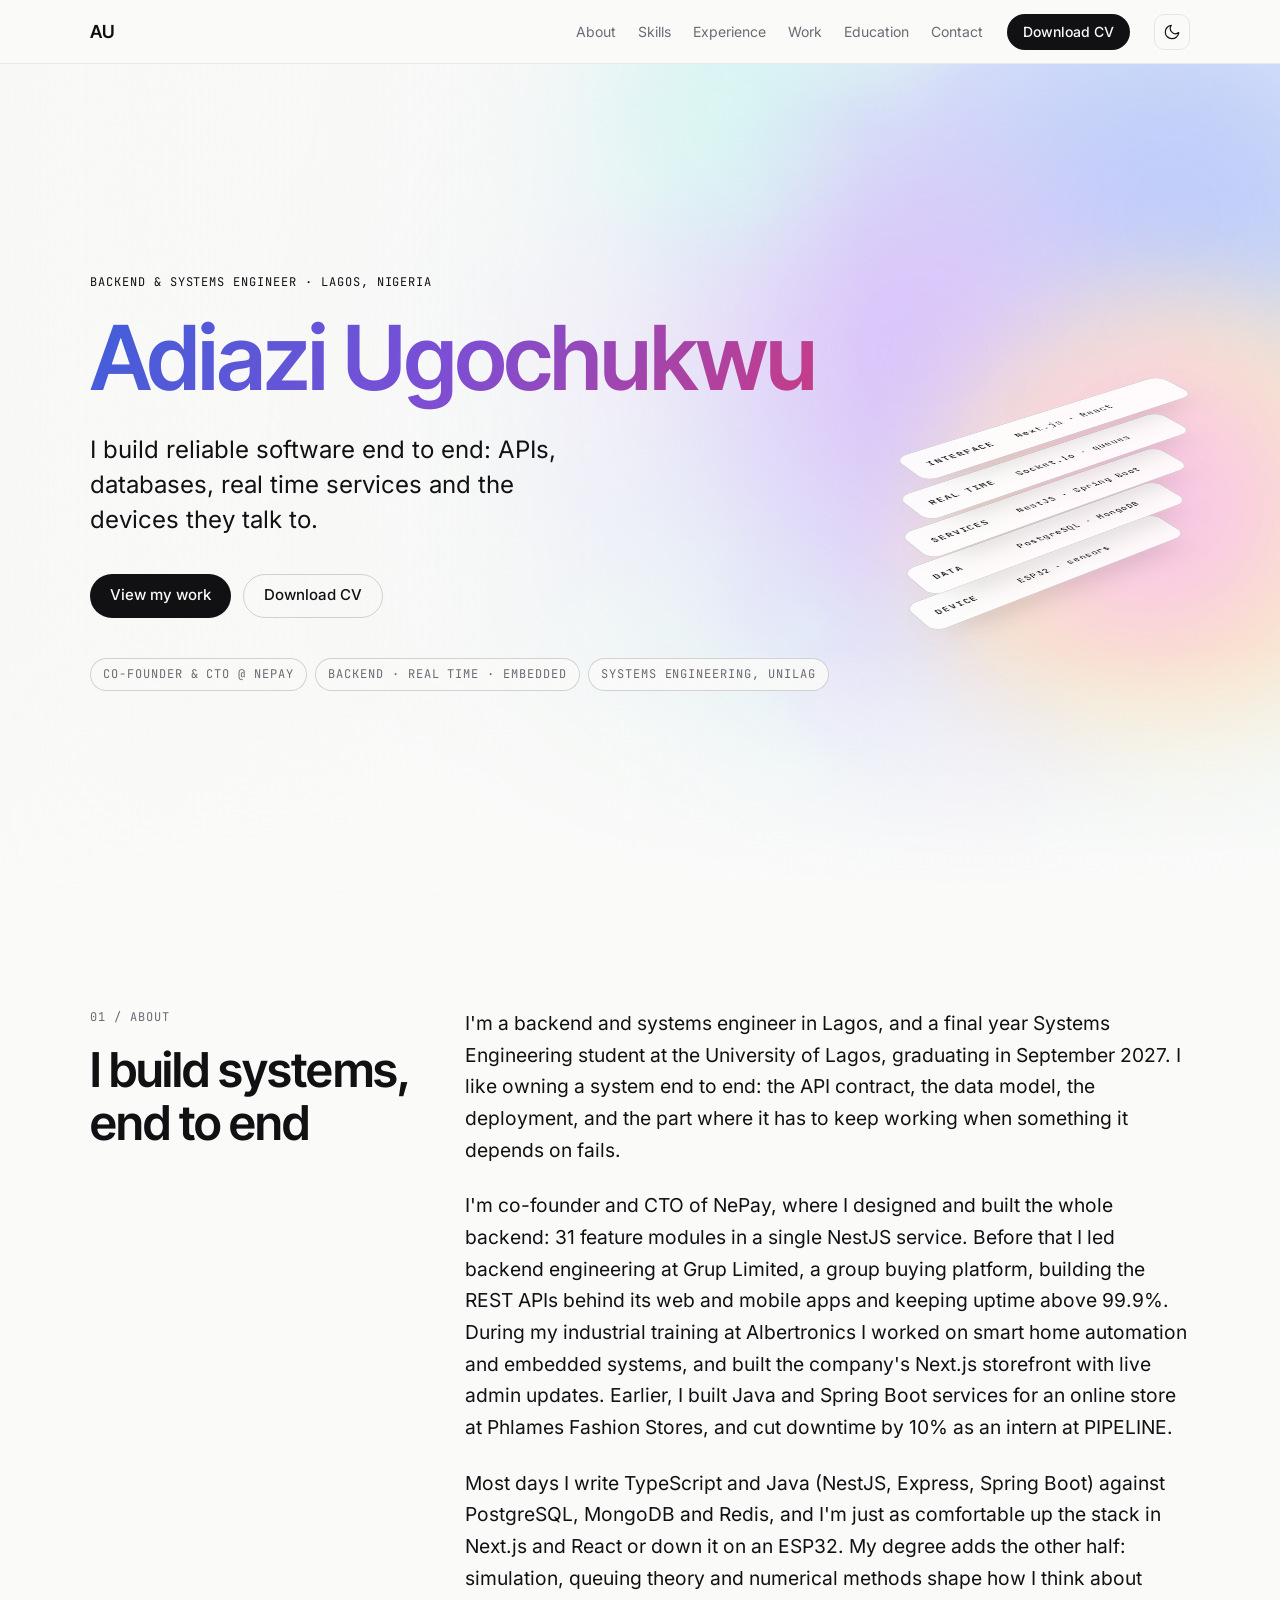
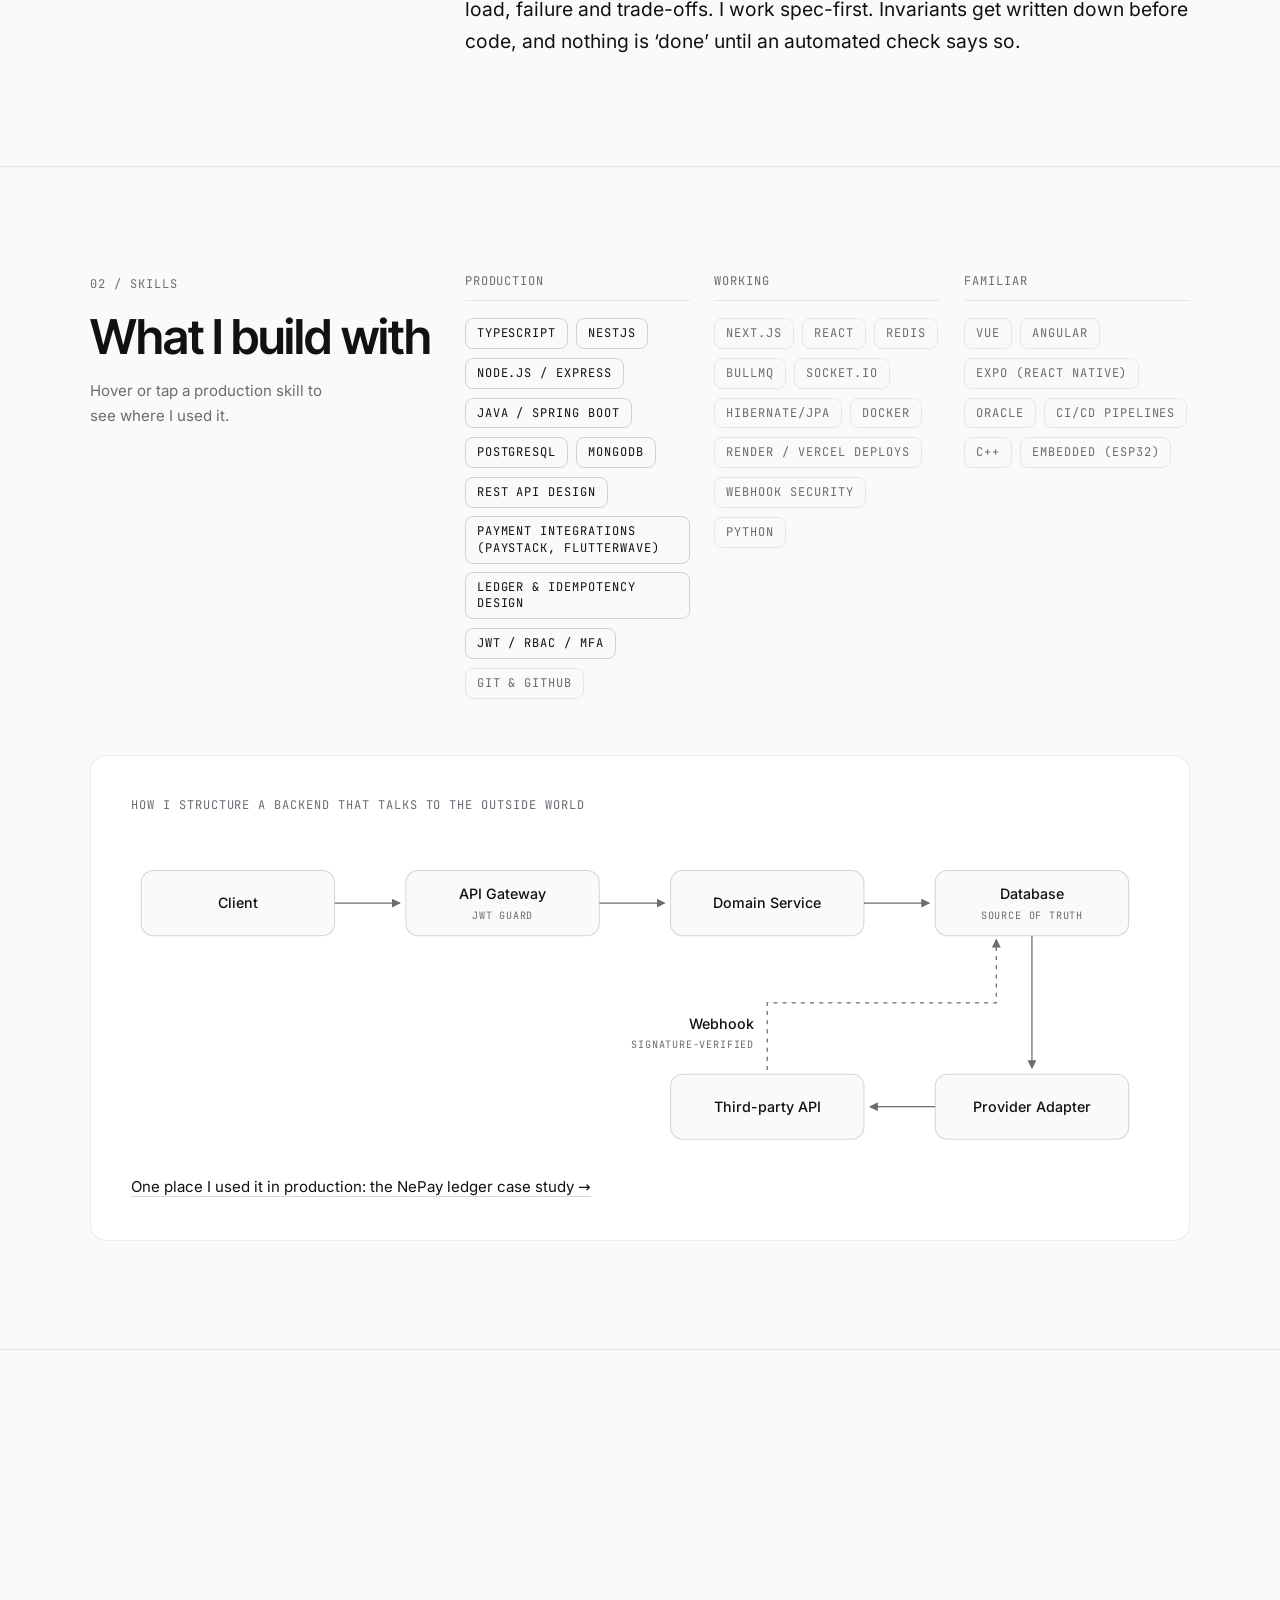
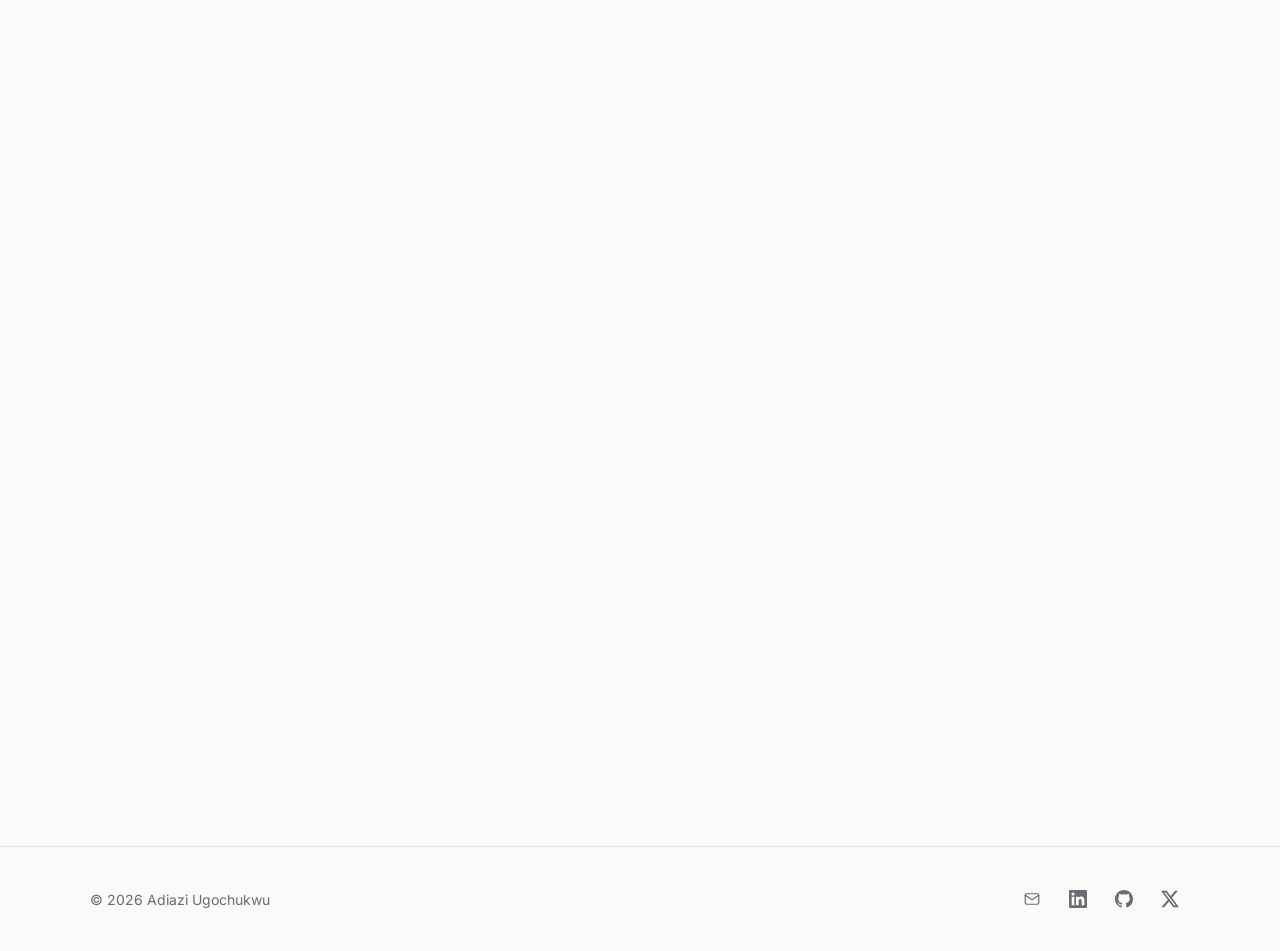
<file: index.html>
<!DOCTYPE html>
<html lang="en">
<head>
  <meta charset="utf-8">
  <meta name="viewport" content="width=device-width, initial-scale=1">
  <title>Adiazi Ugochukwu | Backend &amp; Systems Engineer</title>
  <meta name="description" content="Adiazi Ugochukwu is a backend and systems engineer in Lagos, and co-founder and CTO of NePay. He builds APIs, databases, real time services and embedded systems.">
  <meta name="author" content="Adiazi Ugochukwu">
  <meta name="theme-color" content="#0A0A0B" media="(prefers-color-scheme: dark)">
  <meta name="theme-color" content="#FAFAF9" media="(prefers-color-scheme: light)">
  <!-- Live on Vercel; update these URLs if the site moves to a custom domain -->
  <link rel="canonical" href="https://adiazi-ugochukwu-precious.vercel.app/">
  <meta property="og:type" content="website">
  <meta property="og:site_name" content="Adiazi Ugochukwu">
  <meta property="og:title" content="Adiazi Ugochukwu | Backend &amp; Systems Engineer">
  <meta property="og:description" content="I build reliable software end to end: APIs, databases, real time services and the devices they talk to.">
  <meta property="og:url" content="https://adiazi-ugochukwu-precious.vercel.app/">
  <meta property="og:image" content="https://adiazi-ugochukwu-precious.vercel.app/og-image.png">
  <meta property="og:image:width" content="1200">
  <meta property="og:image:height" content="630">
  <meta property="og:image:alt" content="Adiazi Ugochukwu, backend and systems engineer">
  <meta name="twitter:card" content="summary_large_image">
  <meta name="twitter:site" content="@AdiaziU">
  <meta name="twitter:title" content="Adiazi Ugochukwu | Backend &amp; Systems Engineer">
  <meta name="twitter:description" content="I build reliable software end to end: APIs, databases, real time services and the devices they talk to.">
  <meta name="twitter:image" content="https://adiazi-ugochukwu-precious.vercel.app/og-image.png">
  <meta name="twitter:image:alt" content="Adiazi Ugochukwu, backend and systems engineer">
  <link rel="icon" href="favicon.svg" type="image/svg+xml">
  <link rel="apple-touch-icon" href="apple-touch-icon.png">

  <!-- Set the theme before first paint so there is no flash of the wrong theme -->
  <script>
    (function () {
      var d = document.documentElement, t = null;
      d.classList.add('js');
      try { t = localStorage.getItem('theme'); } catch (e) {}
      if (t !== 'light' && t !== 'dark') {
        t = window.matchMedia('(prefers-color-scheme: light)').matches ? 'light' : 'dark';
      }
      d.setAttribute('data-theme', t);
    })();
  </script>

  <!-- Self-hosted fonts; the two hero fonts are preloaded so the name and line swap in quickly -->
  <link rel="preload" href="fonts/inter-tight.woff2" as="font" type="font/woff2" crossorigin>
  <link rel="preload" href="fonts/inter.woff2" as="font" type="font/woff2" crossorigin>
  <link rel="stylesheet" href="styles.css">
  <script type="module" src="main.js"></script>
</head>
<body>
  <a class="skip-link" href="#main">Skip to content</a>

  <!-- ============ Nav ============ -->
  <header class="nav" id="site-header">
    <span class="nav__progress" aria-hidden="true"></span>
    <div class="nav__inner">
      <a class="nav__mono" href="#top">AU<span class="sr-only"> Adiazi Ugochukwu, back to top</span></a>

      <nav class="nav__menu" id="nav-menu" aria-label="Primary">
        <ul class="nav__links">
          <li><a href="#about">About</a></li>
          <li><a href="#skills">Skills</a></li>
          <li><a href="#experience">Experience</a></li>
          <li><a href="#work">Work</a></li>
          <li><a href="#education">Education</a></li>
          <li><a href="#contact">Contact</a></li>
        </ul>
        <a class="btn btn--primary btn--sm" href="cv/Adiazi_Ugochukwu_CV.pdf" download>Download CV</a>
      </nav>

      <div class="nav__actions">
        <button class="icon-btn theme-toggle" type="button" aria-label="Switch to light theme">
          <svg class="icon icon--sun" viewBox="0 0 24 24" aria-hidden="true"><circle cx="12" cy="12" r="4"/><path d="M12 2v2M12 20v2M4.9 4.9l1.4 1.4M17.7 17.7l1.4 1.4M2 12h2M20 12h2M4.9 19.1l1.4-1.4M17.7 6.3l1.4-1.4"/></svg>
          <svg class="icon icon--moon" viewBox="0 0 24 24" aria-hidden="true"><path d="M21 12.8A9 9 0 1 1 11.2 3a7 7 0 0 0 9.8 9.8z"/></svg>
        </button>
        <button class="icon-btn nav__burger" type="button" aria-controls="nav-menu" aria-expanded="false" aria-label="Open menu">
          <span class="burger" aria-hidden="true"></span>
        </button>
      </div>
    </div>
  </header>

  <main id="main">
    <!-- ============ Hero ============ -->
    <section class="hero" id="top" aria-labelledby="hero-name">
      <div class="hero__bg" aria-hidden="true">
        <canvas class="hero__gl"></canvas>
        <!-- CSS fallback when WebGL is unavailable -->
        <div class="blob blob--1"></div>
        <div class="blob blob--2"></div>
        <div class="blob blob--3"></div>
        <div class="blob blob--4"></div>
      </div>
      <div class="hero__grain" aria-hidden="true"></div>

      <div class="container hero__grid">
        <div class="hero__text">
          <p class="label reveal">Backend &amp; systems engineer · Lagos, Nigeria</p>
          <h1 class="hero__name reveal" id="hero-name"><span class="chroma-text">Adiazi Ugochukwu</span></h1>
          <p class="hero__line blur-text">I build reliable software end to end: APIs, databases, real time services and the devices they talk to.</p>
          <div class="hero__cta reveal">
            <a class="btn btn--primary" href="#work">View my work</a>
            <a class="btn btn--ghost" href="cv/Adiazi_Ugochukwu_CV.pdf" download>Download CV</a>
          </div>
          <ul class="chips reveal" aria-label="Highlights">
            <li class="chip">Co-founder &amp; CTO @ NePay</li>
            <li class="chip">Backend · Real time · Embedded</li>
            <li class="chip">Systems Engineering, UNILAG</li>
          </ul>
        </div>

        <!-- Systems stack (decorative, 1200px and wider): the layers I work across, from the
             device up to the interface. The layers assemble on load; then on a loop the stack
             opens into an exploded view, a signal rides a beam from DEVICE to INTERFACE lighting
             each layer, and it closes again. Packets flow across every layer meanwhile. -->
        <div class="stack" aria-hidden="true">
          <div class="stack__scene">
            <span class="stack__beam"></span>
            <div class="stack__row" style="--i:0"><b>DEVICE</b><span>ESP32 · sensors</span></div>
            <div class="stack__row" style="--i:1"><b>DATA</b><span>PostgreSQL · MongoDB</span></div>
            <div class="stack__row" style="--i:2"><b>SERVICES</b><span>NestJS · Spring Boot</span></div>
            <div class="stack__row" style="--i:3"><b>REAL TIME</b><span>Socket.io · queues</span></div>
            <div class="stack__row" style="--i:4"><b>INTERFACE</b><span>Next.js · React</span></div>
            <span class="stack__signal"></span>
          </div>
        </div>
      </div>
    </section>

    <!-- ============ 01 / About ============ -->
    <section class="section" id="about" aria-labelledby="about-title">
      <div class="container grid">
        <div class="section__head">
          <p class="label section__index reveal">01 / About</p>
          <h2 class="h2 reveal" id="about-title">I build systems, end to end</h2>
        </div>
        <div class="about__body prose">
          <p class="reveal">I'm a backend and systems engineer in Lagos, and a final year Systems Engineering student at the University of Lagos, graduating in September 2027. I like owning a system end to end: the API contract, the data model, the deployment, and the part where it has to keep working when something it depends on fails.</p>
          <p class="reveal">I'm co-founder and CTO of NePay, where I designed and built the whole backend: 31 feature modules in a single NestJS service. Before that I led backend engineering at Grup Limited, a group buying platform, building the REST APIs behind its web and mobile apps and keeping uptime above 99.9%. During my industrial training at Albertronics I worked on smart home automation and embedded systems, and built the company's Next.js storefront with live admin updates. Earlier, I built Java and Spring Boot services for an online store at Phlames Fashion Stores, and cut downtime by 10% as an intern at PIPELINE.</p>
          <p class="reveal">Most days I write TypeScript and Java (NestJS, Express, Spring Boot) against PostgreSQL, MongoDB and Redis, and I'm just as comfortable up the stack in Next.js and React or down it on an ESP32. My degree adds the other half: simulation, queuing theory and numerical methods shape how I think about load, failure and trade-offs. I work spec-first. Invariants get written down before code, and nothing is ‘done’ until an automated check says so.</p>
        </div>
      </div>
    </section>

    <!-- Placeholder stubs so the nav works during preview. Replaced in phases 3 and 4. -->
    <!-- ============ 02 / Skills ============ -->
    <section class="section" id="skills" aria-labelledby="skills-title">
      <div class="container grid">
        <div class="section__head">
          <p class="label section__index reveal">02 / Skills</p>
          <h2 class="h2 reveal" id="skills-title">What I build with</h2>
          <p class="muted skills__hint reveal">Hover or tap a production skill to see where I used it.</p>
        </div>

        <div class="matrix">
          <div class="matrix__col reveal">
            <h3 class="label matrix__tier">Production</h3>
            <ul class="pills">
              <li><button class="pill pill--live" type="button" data-skill="TypeScript" aria-pressed="false" aria-describedby="tip-ts">TypeScript<span class="tip" id="tip-ts" role="tooltip">Used at NePay</span></button></li>
              <li><button class="pill pill--live" type="button" data-skill="NestJS" aria-pressed="false" aria-describedby="tip-nest">NestJS<span class="tip" id="tip-nest" role="tooltip">Used at NePay</span></button></li>
              <li><button class="pill pill--live" type="button" data-skill="Node" aria-pressed="false" aria-describedby="tip-node">Node.js / Express<span class="tip" id="tip-node" role="tooltip">Used at NePay</span></button></li>
              <li><button class="pill pill--live" type="button" data-skill="Java" aria-pressed="false" aria-describedby="tip-java">Java / Spring Boot<span class="tip" id="tip-java" role="tooltip">Used at Phlames Fashion Stores and PIPELINE</span></button></li>
              <li><button class="pill pill--live" type="button" data-skill="PostgreSQL" aria-pressed="false" aria-describedby="tip-pg">PostgreSQL<span class="tip" id="tip-pg" role="tooltip">Used at NePay</span></button></li>
              <li><button class="pill pill--live" type="button" data-skill="MongoDB" aria-pressed="false" aria-describedby="tip-mongo">MongoDB<span class="tip" id="tip-mongo" role="tooltip">Used at NePay</span></button></li>
              <li><button class="pill pill--live" type="button" data-skill="REST" aria-pressed="false" aria-describedby="tip-rest">REST API design<span class="tip" id="tip-rest" role="tooltip">Used at Grup Limited and Phlames Fashion Stores</span></button></li>
              <li><button class="pill pill--live" type="button" data-skill="Payments" aria-pressed="false" aria-describedby="tip-pay">Payment integrations (Paystack, Flutterwave)<span class="tip" id="tip-pay" role="tooltip">Used at NePay and Grup Limited</span></button></li>
              <li><button class="pill pill--live" type="button" data-skill="Ledger" aria-pressed="false" aria-describedby="tip-ledger">Ledger &amp; idempotency design<span class="tip" id="tip-ledger" role="tooltip">Used at NePay</span></button></li>
              <li><button class="pill pill--live" type="button" data-skill="JWT" aria-pressed="false" aria-describedby="tip-jwt">JWT / RBAC / MFA<span class="tip" id="tip-jwt" role="tooltip">Used at NePay and Grup Limited</span></button></li>
              <li><span class="pill">Git &amp; GitHub</span></li>
            </ul>
          </div>
          <div class="matrix__col reveal">
            <h3 class="label matrix__tier">Working</h3>
            <ul class="pills">
              <li><span class="pill">Next.js</span></li>
              <li><span class="pill">React</span></li>
              <li><span class="pill">Redis</span></li>
              <li><span class="pill">BullMQ</span></li>
              <li><span class="pill">Socket.io</span></li>
              <li><span class="pill">Hibernate/JPA</span></li>
              <li><span class="pill">Docker</span></li>
              <li><span class="pill">Render / Vercel deploys</span></li>
              <li><span class="pill">Webhook security</span></li>
              <li><span class="pill">Python</span></li>
            </ul>
          </div>
          <div class="matrix__col reveal">
            <h3 class="label matrix__tier">Familiar</h3>
            <ul class="pills">
              <li><span class="pill">Vue</span></li>
              <li><span class="pill">Angular</span></li>
              <li><span class="pill">Expo (React Native)</span></li>
              <li><span class="pill">Oracle</span></li>
              <li><span class="pill">CI/CD pipelines</span></li>
              <li><span class="pill">C++</span></li>
              <li><span class="pill">Embedded (ESP32)</span></li>
            </ul>
          </div>
        </div>

        <!-- General backend pattern (payments, messaging, IoT alike); no employer specific details -->
        <figure class="arch reveal">
          <figcaption class="label arch__title">How I structure a backend that talks to the outside world</figcaption>
          <p class="sr-only">Client requests pass an API gateway with a JWT guard, then a domain service that writes to the database, the source of truth. Outbound calls go through a provider adapter to a third party API, which reports back through a signature-verified webhook that is recorded in the database.</p>

          <!-- The travelling light is an HTML layer above the SVG, moved with a transform only,
               so the diagram itself is never repainted while it moves (some Android GPUs
               tear when an SVG is repainted every frame) -->
          <div class="arch__stage">
          <span class="arch__dot" aria-hidden="true"></span>
          <!-- Wide layout -->
          <svg class="arch__svg arch__svg--h" viewBox="0 0 1000 310" aria-hidden="true" focusable="false">
            <defs>
              <marker id="ah-h" viewBox="0 0 8 8" refX="7" refY="4" markerWidth="7" markerHeight="7" orient="auto"><path class="arch__arrow" d="M0 0L8 4L0 8z"/></marker>
              <linearGradient id="cg-h" x1="0" y1="0" x2="1" y2="1"><stop offset="0" stop-color="#7C9CFF"/><stop offset=".25" stop-color="#B98CFF"/><stop offset=".5" stop-color="#FF8FD1"/><stop offset=".75" stop-color="#FFD38A"/><stop offset="1" stop-color="#7CF3E6"/></linearGradient>
              <!-- Route the light takes: through every box, then back along the webhook -->
              <path class="pulse-path" d="M105 62H885V262H625V160H850V62"/>
            </defs>
            <path class="wire" style="--d:0ms" pathLength="1" d="M200 62H264" marker-end="url(#ah-h)"/>
            <path class="wire" style="--d:300ms" pathLength="1" d="M460 62H524" marker-end="url(#ah-h)"/>
            <path class="wire" style="--d:600ms" pathLength="1" d="M720 62H784" marker-end="url(#ah-h)"/>
            <path class="wire" style="--d:900ms" pathLength="1" d="M885 94V224" marker-end="url(#ah-h)"/>
            <path class="wire" style="--d:1200ms" pathLength="1" d="M790 262H726" marker-end="url(#ah-h)"/>
            <path class="wire--dashed" d="M625 226V160H850V98" marker-end="url(#ah-h)"/>

            <g class="node"><rect x="10" y="30" width="190" height="64" rx="12"/><text x="105" y="67">Client</text></g>
            <g class="node"><rect x="270" y="30" width="190" height="64" rx="12"/><text x="365" y="58">API Gateway</text><text class="sub" x="365" y="78">JWT guard</text></g>
            <g class="node"><rect x="530" y="30" width="190" height="64" rx="12"/><text x="625" y="67">Domain Service</text></g>
            <g class="node"><rect x="790" y="30" width="190" height="64" rx="12"/><text x="885" y="58">Database</text><text class="sub" x="885" y="78">Source of truth</text></g>
            <g class="node"><rect x="790" y="230" width="190" height="64" rx="12"/><text x="885" y="267">Provider Adapter</text></g>
            <g class="node"><rect x="530" y="230" width="190" height="64" rx="12"/><text x="625" y="267">Third-party API</text></g>
            <text class="edge-label" x="612" y="186" text-anchor="end">Webhook</text>
            <text class="sub edge-label" x="612" y="204" text-anchor="end">signature-verified</text>
          </svg>

          <!-- Narrow layout -->
          <svg class="arch__svg arch__svg--v" viewBox="0 0 360 540" aria-hidden="true" focusable="false">
            <defs>
              <marker id="ah-v" viewBox="0 0 8 8" refX="7" refY="4" markerWidth="7" markerHeight="7" orient="auto"><path class="arch__arrow" d="M0 0L8 4L0 8z"/></marker>
              <linearGradient id="cg-v" x1="0" y1="0" x2="1" y2="1"><stop offset="0" stop-color="#7C9CFF"/><stop offset=".25" stop-color="#B98CFF"/><stop offset=".5" stop-color="#FF8FD1"/><stop offset=".75" stop-color="#FFD38A"/><stop offset="1" stop-color="#7CF3E6"/></linearGradient>
              <path class="pulse-path" d="M85 40V370H275V500H85V370"/>
            </defs>
            <path class="wire" style="--d:0ms" pathLength="1" d="M85 70V114" marker-end="url(#ah-v)"/>
            <path class="wire" style="--d:300ms" pathLength="1" d="M85 180V224" marker-end="url(#ah-v)"/>
            <path class="wire" style="--d:600ms" pathLength="1" d="M85 290V334" marker-end="url(#ah-v)"/>
            <path class="wire" style="--d:900ms" pathLength="1" d="M160 370H194" marker-end="url(#ah-v)"/>
            <path class="wire" style="--d:1200ms" pathLength="1" d="M275 400V464" marker-end="url(#ah-v)"/>
            <path class="wire--dashed" d="M200 500H85V404" marker-end="url(#ah-v)"/>

            <g class="node"><rect x="10" y="10" width="150" height="60" rx="12"/><text x="85" y="45">Client</text></g>
            <g class="node"><rect x="10" y="120" width="150" height="60" rx="12"/><text x="85" y="146">API Gateway</text><text class="sub" x="85" y="165">JWT guard</text></g>
            <g class="node"><rect x="10" y="230" width="150" height="60" rx="12"/><text x="85" y="265">Domain Service</text></g>
            <g class="node"><rect x="10" y="340" width="150" height="60" rx="12"/><text x="85" y="366">Database</text><text class="sub" x="85" y="385">Source of truth</text></g>
            <g class="node"><rect x="200" y="340" width="150" height="60" rx="12"/><text x="275" y="375">Provider Adapter</text></g>
            <g class="node"><rect x="200" y="470" width="150" height="60" rx="12"/><text x="275" y="505">Third-party API</text></g>
            <text class="edge-label" x="98" y="444">Webhook</text>
            <text class="sub edge-label" x="98" y="462">signature-verified</text>
          </svg>
          </div>
          <p class="arch__more"><a href="nepay-ledger.html">One place I used it in production: the NePay ledger case study →</a></p>
        </figure>
      </div>
    </section>

    <!-- ============ 03 / Experience ============ -->
    <section class="section" id="experience" aria-labelledby="experience-title">
      <div class="container grid">
        <div class="section__head">
          <p class="label section__index reveal">03 / Experience</p>
          <h2 class="h2 reveal" id="experience-title">Where I've worked</h2>
        </div>

        <ol class="timeline">
          <li class="tl-item is-current reveal" data-skills="TypeScript NestJS Node PostgreSQL MongoDB Ledger Payments JWT">
            <span class="tl-node" aria-hidden="true"></span>
            <p class="label tl-date">Aug 2026 – Present</p>
            <h3 class="tl-role">Co-founder, CTO &amp; Lead Backend Engineer</h3>
            <p class="tl-org">NePay <span class="tl-sep" aria-hidden="true">|</span> Circle Technology Limited <span class="tl-sep" aria-hidden="true">|</span> <a href="https://nepay.com.ng" target="_blank" rel="noopener">nepay.com.ng</a> <span class="sr-only">(current role)</span></p>
            <p class="tl-desc">Co-founded NePay and lead its technology and product decisions. Designed and built the whole backend, 31 feature modules in one NestJS and PostgreSQL service: identity, two factor login and KYC; wallets on an append-only ledger; naira, crypto and US dollar deposits; bank payouts; airtime, bills and gift cards; referrals and points; live support chat; and the admin panel. <a href="nepay-ledger.html">Read how the ledger works</a>.</p>
          </li>
          <li class="tl-item reveal" data-skills="Next.js Socket.io">
            <span class="tl-node" aria-hidden="true"></span>
            <p class="label tl-date">Apr 2026 – Sep 2026</p>
            <h3 class="tl-role">Systems Engineering Intern (SIWES)</h3>
            <p class="tl-org">Albertronics</p>
            <p class="tl-desc">Industrial training in smart home automation and embedded systems design and integration. Also built the company site in Next.js with Socket.io live admin updates and WhatsApp Business notifications.</p>
          </li>
          <li class="tl-item reveal" data-skills="REST Payments JWT">
            <span class="tl-node" aria-hidden="true"></span>
            <p class="label tl-date">Feb 2025 – Jan 2026</p>
            <h3 class="tl-role">Lead Backend Engineer</h3>
            <p class="tl-org">Grup Limited <span class="tl-sep" aria-hidden="true">|</span> <a href="https://grup.com.ng" target="_blank" rel="noopener">grup.com.ng</a></p>
            <p class="tl-desc">Led backend architecture and infrastructure for a group buying platform: API design for web and mobile clients, JWT and RBAC security, PCI aware payments, caching and query optimisation, and staged deployments.</p>
          </li>
          <li class="tl-item reveal" data-skills="Java REST">
            <span class="tl-node" aria-hidden="true"></span>
            <p class="label tl-date">Feb 2024 – Apr 2024</p>
            <h3 class="tl-role">Web Developer</h3>
            <p class="tl-org">Phlames Fashion Stores</p>
            <p class="tl-desc">Java, Spring Boot and Hibernate backend services and REST APIs.</p>
          </li>
          <li class="tl-item reveal" data-skills="Java">
            <span class="tl-node" aria-hidden="true"></span>
            <p class="label tl-date">Oct 2023 – Nov 2023</p>
            <h3 class="tl-role">Backend Development Intern</h3>
            <p class="tl-org">PIPELINE</p>
            <p class="tl-desc">Spring Boot debugging and SQL maintenance; reduced downtime by 10%.</p>
          </li>
        </ol>
      </div>
    </section>
    <!-- ============ 04 / Work ============ -->
    <section class="section" id="work" aria-labelledby="work-title">
      <div class="container grid">
        <div class="section__head full">
          <p class="label section__index reveal">04 / Work</p>
          <h2 class="h2 reveal" id="work-title">Selected work</h2>
        </div>

        <div class="cases full">
          <article class="card case reveal" data-skills="TypeScript NestJS Node PostgreSQL MongoDB Ledger Payments JWT">
            <div class="case__visual case__visual--shot" aria-hidden="true">
              <img src="images/nepay.webp" width="1600" height="900" loading="lazy" decoding="async" alt="">
            </div>
            <div class="case__body">
              <p class="label">Co-founder &amp; CTO · Digital wallet</p>
              <h3 class="case__title">NePay</h3>
              <p class="case__problem">A wallet where every balance change has to be correct and traceable.</p>
              <p class="label case__sub">What I built</p>
              <ul class="case__list">
                <li>Wallet and ledger core where every money movement is idempotent and failed transfers reverse automatically</li>
                <li>Several payment, KYC, payout and crypto providers, each behind a swappable adapter, with requery and reconciliation for the cases their docs leave out</li>
                <li>Fail closed exchange rates, TOTP two factor login, signed webhooks and shared admin permissions</li>
              </ul>
              <ul class="tags" aria-label="Tech">
                <li>TypeScript</li><li>NestJS</li><li>PostgreSQL</li><li>Ledger design</li><li>Payments</li><li>JWT</li>
              </ul>
              <p class="case__links"><a href="nepay-ledger.html">Read the case study<span class="sr-only">: designing an idempotent ledger</span></a><a href="https://nepay.com.ng" target="_blank" rel="noopener">Live site<span class="sr-only"> for NePay</span></a></p>
            </div>
          </article>

          <article class="card case reveal" data-skills="Next.js Socket.io">
            <div class="case__visual case__visual--logo" aria-hidden="true">
              <img class="case__logo-bg" src="images/albertronics.webp" width="353" height="349" loading="lazy" decoding="async" alt="">
              <img class="case__logo" src="images/albertronics.webp" width="353" height="349" loading="lazy" decoding="async" alt="">
            </div>
            <div class="case__body">
              <p class="label">Commerce + smart home</p>
              <h3 class="case__title">Albertronics</h3>
              <p class="case__problem">One storefront for two brands, with admins seeing orders the moment they land.</p>
              <p class="label case__sub">What I built</p>
              <ul class="case__list">
                <li>Dual-brand design system in Next.js</li>
                <li>Socket.io live admin feed</li>
                <li>WhatsApp Business Cloud API notifications</li>
              </ul>
              <ul class="tags" aria-label="Tech">
                <li>Next.js</li><li>Socket.io</li><li>WhatsApp Cloud API</li>
              </ul>
            </div>
          </article>
        </div>

        <a class="card cs-banner full reveal" href="nepay-ledger.html">
          <span class="label">Case study · 10 min read</span>
          <span class="cs-banner__title">Designing an idempotent ledger at NePay</span>
          <span class="cs-banner__text">How I made it structurally impossible for the same money movement to land twice, with the diagrams, keys and failure modes.</span>
          <span class="cs-banner__cta" aria-hidden="true">Read the case study →</span>
        </a>

        <h3 class="label builds__title full reveal">Earlier builds</h3>
        <ul class="builds full">
          <li class="card build reveal">
            <div class="shot"><span class="shot__bar" aria-hidden="true"><i></i><i></i><i></i></span><img src="images/chatroom.webp" width="1200" height="960" loading="lazy" decoding="async" alt="Screenshot of the chat room with several users' messages"></div>
            <div class="build__body">
              <h4 class="build__name">Real time chat room</h4>
              <p>Chat room for up to 50 people at once, with profile picture updates.</p>
              <p class="build__links">
                <a href="https://chat-room-prbz.onrender.com" target="_blank" rel="noopener">Live<span class="sr-only"> chat room</span></a>
                <a href="https://github.com/Adiazi-ugochukwu-precious/chat-room" target="_blank" rel="noopener">Code<span class="sr-only"> for the chat room</span></a>
              </p>
            </div>
          </li>
          <li class="card build reveal">
            <div class="shot"><span class="shot__bar" aria-hidden="true"><i></i><i></i><i></i></span><img src="images/weather.webp" width="1200" height="713" loading="lazy" decoding="async" alt="Screenshot of the Weather Pulse app with a city search box"></div>
            <div class="build__body">
              <h4 class="build__name">Weather app</h4>
              <p>Search a city and get its current weather.</p>
              <p class="build__links">
                <a href="https://adiazi-ugochukwu-precious.github.io/Weather-app/" target="_blank" rel="noopener">Live<span class="sr-only"> weather app</span></a>
                <a href="https://github.com/Adiazi-ugochukwu-precious/Weather-app" target="_blank" rel="noopener">Code<span class="sr-only"> for the weather app</span></a>
              </p>
            </div>
          </li>
          <li class="card build reveal">
            <div class="shot"><span class="shot__bar" aria-hidden="true"><i></i><i></i><i></i></span><img src="images/crud.webp" width="1200" height="630" loading="lazy" decoding="async" alt="Screenshot of the CRUD app with an add item form and item list"></div>
            <div class="build__body">
              <h4 class="build__name">CRUD app</h4>
              <p>Add, edit and remove items with quantities in a simple list.</p>
              <p class="build__links">
                <a href="https://adiazi-ugochukwu-precious.github.io/CRUD-app/" target="_blank" rel="noopener">Live<span class="sr-only"> CRUD app</span></a>
                <a href="https://github.com/Adiazi-ugochukwu-precious/CRUD-app" target="_blank" rel="noopener">Code<span class="sr-only"> for the CRUD app</span></a>
              </p>
            </div>
          </li>
          <li class="card build reveal">
            <div class="shot"><span class="shot__bar" aria-hidden="true"><i></i><i></i><i></i></span><img src="images/todo.webp" width="1200" height="614" loading="lazy" decoding="async" alt="Screenshot of the to-do list app"></div>
            <div class="build__body">
              <h4 class="build__name">To-do list</h4>
              <p>Add tasks with a due date and category, and keep count of what's left.</p>
              <p class="build__links">
                <a href="https://adiazi-ugochukwu-precious.github.io/todo-list-app/" target="_blank" rel="noopener">Live<span class="sr-only"> to-do list</span></a>
                <a href="https://github.com/Adiazi-ugochukwu-precious/todo-list-app" target="_blank" rel="noopener">Code<span class="sr-only"> for the to-do list</span></a>
              </p>
            </div>
          </li>
          <li class="card build reveal">
            <div class="shot"><span class="shot__bar" aria-hidden="true"><i></i><i></i><i></i></span><img src="images/ecommerce.webp" width="1200" height="596" loading="lazy" decoding="async" alt="Screenshot of the Snapstyle storefront homepage"></div>
            <div class="build__body">
              <h4 class="build__name">E-commerce UI</h4>
              <p>Storefront homepage design for an online fashion and tech shop.</p>
              <p class="build__links">
                <a href="https://adiazi-ugochukwu-precious.github.io/E-commerce-website-design/" target="_blank" rel="noopener">Live<span class="sr-only"> e-commerce design</span></a>
                <a href="https://github.com/Adiazi-ugochukwu-precious/E-commerce-website-design" target="_blank" rel="noopener">Code<span class="sr-only"> for the e-commerce design</span></a>
              </p>
            </div>
          </li>
        </ul>

        <!-- Testimonials: approved by Ugochukwu Nebeani and Dubem Egbo on 2026-09-24; Ugochukwu's opening line updated with his go-ahead -->
        <div class="quotes-wrap full">
          <h3 class="label builds__title reveal">What people say</h3>
          <div class="quotes">
            <figure class="card quote reveal">
              <blockquote>
                <p>Adiazi co-founded NePay with us and built our entire backend from the ground up. He writes the rules down before any code, pushes back when something could put a customer's balance at risk, and ships work I don't have to double check. Every naira in our ledger can be traced, and that is down to him.</p>
              </blockquote>
              <figcaption>
                <span class="quote__avatar" aria-hidden="true">UN</span>
                <span><strong>Ugochukwu Nebeani</strong><span class="label">CEO, NePay</span></span>
              </figcaption>
            </figure>
            <figure class="card quote reveal">
              <blockquote>
                <p>Working with Adiazi is easy because he thinks about the product, not just the endpoint. He agrees the API with us before building, explains tradeoffs in plain language, and when a design asks for something the backend can't safely do, he comes back with an option that works for both sides.</p>
              </blockquote>
              <figcaption>
                <span class="quote__avatar" aria-hidden="true">DE</span>
                <span><strong>Dubem Egbo</strong><span class="label">Product Designer, NePay</span></span>
              </figcaption>
            </figure>
          </div>
        </div>
      </div>
    </section>

    <!-- ============ 05 / Education ============ -->
    <section class="section" id="education" aria-labelledby="education-title">
      <div class="container grid">
        <div class="section__head">
          <p class="label section__index reveal">05 / Education</p>
          <h2 class="h2 reveal" id="education-title">Where I studied</h2>
        </div>
        <ul class="edu">
          <li class="edu__row reveal">
            <div>
              <h3 class="edu__title">B.Sc. Systems Engineering</h3>
              <p class="edu__org">University of Lagos</p>
              <p class="label edu__sub">Systems Simulation · Queuing Theory · Numerical Methods · Embedded Systems · AI/ML · Mechatronics · Robotics · MATLAB · Fusion360</p>
            </div>
            <p class="label edu__date">Expected Sep 2027</p>
          </li>
          <li class="edu__row reveal">
            <div>
              <h3 class="edu__title">ACWD Pro, Responsive Web Development &amp; Integration</h3>
              <p class="edu__org">Aptech</p>
            </div>
          </li>
          <li class="edu__row reveal">
            <div>
              <h3 class="edu__title">Full Stack Software Development</h3>
              <p class="edu__org">Power Learn Project</p>
            </div>
          </li>
        </ul>
      </div>
    </section>

    <!-- ============ 06 / Contact ============ -->
    <section class="section" id="contact" aria-labelledby="contact-title">
      <div class="container grid">
        <div class="section__head full">
          <p class="label section__index reveal">06 / Contact</p>
          <h2 class="h2 contact__title reveal" id="contact-title">Have a system that needs to be correct? Let's talk.</h2>
        </div>

        <ul class="contact__list reveal">
          <li><svg class="icon" aria-hidden="true"><use href="#i-mail"/></svg><a href="mailto:adiaziprecious@gmail.com">adiaziprecious@gmail.com</a></li>
          <li><svg class="icon icon--fill" aria-hidden="true"><use href="#i-linkedin"/></svg><a href="https://www.linkedin.com/in/adiazi-ugochukwu-241765263" target="_blank" rel="noopener">LinkedIn</a></li>
          <li><svg class="icon icon--fill" aria-hidden="true"><use href="#i-github"/></svg><a href="https://github.com/Adiazi-ugochukwu-precious" target="_blank" rel="noopener">GitHub</a></li>
          <li><svg class="icon icon--fill" aria-hidden="true"><use href="#i-x"/></svg><a href="https://x.com/AdiaziU" target="_blank" rel="noopener">@AdiaziU</a></li>
          <li><svg class="icon" aria-hidden="true"><use href="#i-phone"/></svg><a href="tel:+2347033062210">+234 703 306 2210</a></li>
          <li><svg class="icon" aria-hidden="true"><use href="#i-pin"/></svg><span>Lagos, Nigeria</span></li>
        </ul>

        <form class="form reveal" action="https://formspree.io/f/xlddokol" method="POST">
          <div class="field">
            <input id="f-name" name="name" type="text" autocomplete="name" required placeholder=" ">
            <label for="f-name">Name</label>
          </div>
          <div class="field">
            <input id="f-email" name="email" type="email" autocomplete="email" required placeholder=" ">
            <label for="f-email">Email</label>
          </div>
          <div class="field">
            <input id="f-subject" name="subject" type="text" placeholder=" ">
            <label for="f-subject">Subject</label>
          </div>
          <div class="field">
            <textarea id="f-message" name="message" rows="5" required placeholder=" "></textarea>
            <label for="f-message">Message</label>
          </div>
          <!-- Spam honeypot: Formspree drops submissions that fill this in -->
          <input class="hp" type="text" name="_gotcha" tabindex="-1" autocomplete="off" aria-hidden="true">
          <div class="form__foot">
            <button class="btn btn--primary" type="submit">Send message</button>
            <p class="form__status" role="status" aria-live="polite"></p>
          </div>
        </form>
      </div>
    </section>
  </main>

  <!-- ============ Footer ============ -->
  <footer class="footer">
    <div class="container footer__inner">
      <p>© <span class="js-year">2026</span> Adiazi Ugochukwu</p>
      <ul class="footer__icons">
        <li><a href="mailto:adiaziprecious@gmail.com" aria-label="Email"><svg class="icon" aria-hidden="true"><use href="#i-mail"/></svg></a></li>
        <li><a href="https://www.linkedin.com/in/adiazi-ugochukwu-241765263" target="_blank" rel="noopener" aria-label="LinkedIn"><svg class="icon icon--fill" aria-hidden="true"><use href="#i-linkedin"/></svg></a></li>
        <li><a href="https://github.com/Adiazi-ugochukwu-precious" target="_blank" rel="noopener" aria-label="GitHub"><svg class="icon icon--fill" aria-hidden="true"><use href="#i-github"/></svg></a></li>
        <li><a href="https://x.com/AdiaziU" target="_blank" rel="noopener" aria-label="X"><svg class="icon icon--fill" aria-hidden="true"><use href="#i-x"/></svg></a></li>
      </ul>
    </div>
  </footer>

  <!-- Icon sprite -->
  <svg width="0" height="0" style="position:absolute" aria-hidden="true">
    <symbol id="i-mail" viewBox="0 0 24 24"><rect x="3" y="5" width="18" height="14" rx="2"/><path d="m3 7 9 6 9-6"/></symbol>
    <symbol id="i-phone" viewBox="0 0 24 24"><path d="M22 16.9v3a2 2 0 0 1-2.2 2 19.8 19.8 0 0 1-8.6-3.1 19.5 19.5 0 0 1-6-6A19.8 19.8 0 0 1 2.1 4.2 2 2 0 0 1 4.1 2h3a2 2 0 0 1 2 1.7c.1 1 .4 1.9.7 2.8a2 2 0 0 1-.5 2.1L8 9.9a16 16 0 0 0 6 6l1.3-1.3a2 2 0 0 1 2.1-.4c.9.3 1.8.6 2.8.7a2 2 0 0 1 1.7 2z"/></symbol>
    <symbol id="i-pin" viewBox="0 0 24 24"><path d="M20 10c0 6-8 12-8 12s-8-6-8-12a8 8 0 0 1 16 0z"/><circle cx="12" cy="10" r="3"/></symbol>
    <symbol id="i-github" viewBox="0 0 16 16"><path d="M8 0C3.58 0 0 3.58 0 8c0 3.54 2.29 6.53 5.47 7.59.4.07.55-.17.55-.38 0-.19-.01-.82-.01-1.49-2.01.37-2.53-.49-2.69-.94-.09-.23-.48-.94-.82-1.13-.28-.15-.68-.52-.01-.53.63-.01 1.08.58 1.23.82.72 1.21 1.87.87 2.33.66.07-.52.28-.87.51-1.07-1.78-.2-3.64-.89-3.64-3.95 0-.87.31-1.59.82-2.15-.08-.2-.36-1.02.08-2.12 0 0 .67-.21 2.2.82.64-.18 1.32-.27 2-.27s1.36.09 2 .27c1.53-1.04 2.2-.82 2.2-.82.44 1.1.16 1.92.08 2.12.51.56.82 1.27.82 2.15 0 3.07-1.87 3.75-3.65 3.95.29.25.54.73.54 1.48 0 1.07-.01 1.93-.01 2.2 0 .21.15.46.55.38A8.01 8.01 0 0 0 16 8c0-4.42-3.58-8-8-8z"/></symbol>
    <symbol id="i-linkedin" viewBox="0 0 24 24"><path d="M20.45 20.45h-3.56v-5.57c0-1.33-.02-3.04-1.85-3.04-1.85 0-2.14 1.45-2.14 2.94v5.67H9.35V9h3.41v1.56h.05c.48-.9 1.64-1.85 3.37-1.85 3.6 0 4.27 2.37 4.27 5.46v6.28zM5.34 7.43a2.06 2.06 0 1 1 0-4.13 2.06 2.06 0 0 1 0 4.13zM7.12 20.45H3.56V9h3.56v11.45zM22.22 0H1.77C.79 0 0 .77 0 1.73v20.54C0 23.23.79 24 1.77 24h20.45c.98 0 1.78-.77 1.78-1.73V1.73C24 .77 23.2 0 22.22 0z"/></symbol>
    <symbol id="i-x" viewBox="0 0 24 24"><path d="M18.9 1.15h3.68l-8.04 9.19L24 22.85h-7.4l-5.8-7.58-6.63 7.58H.49l8.6-9.83L0 1.15h7.59l5.24 6.93 6.07-6.93zm-1.29 19.5h2.04L6.48 3.24H4.3l13.31 17.41z"/></symbol>
  </svg>
</body>
</html>
</file>
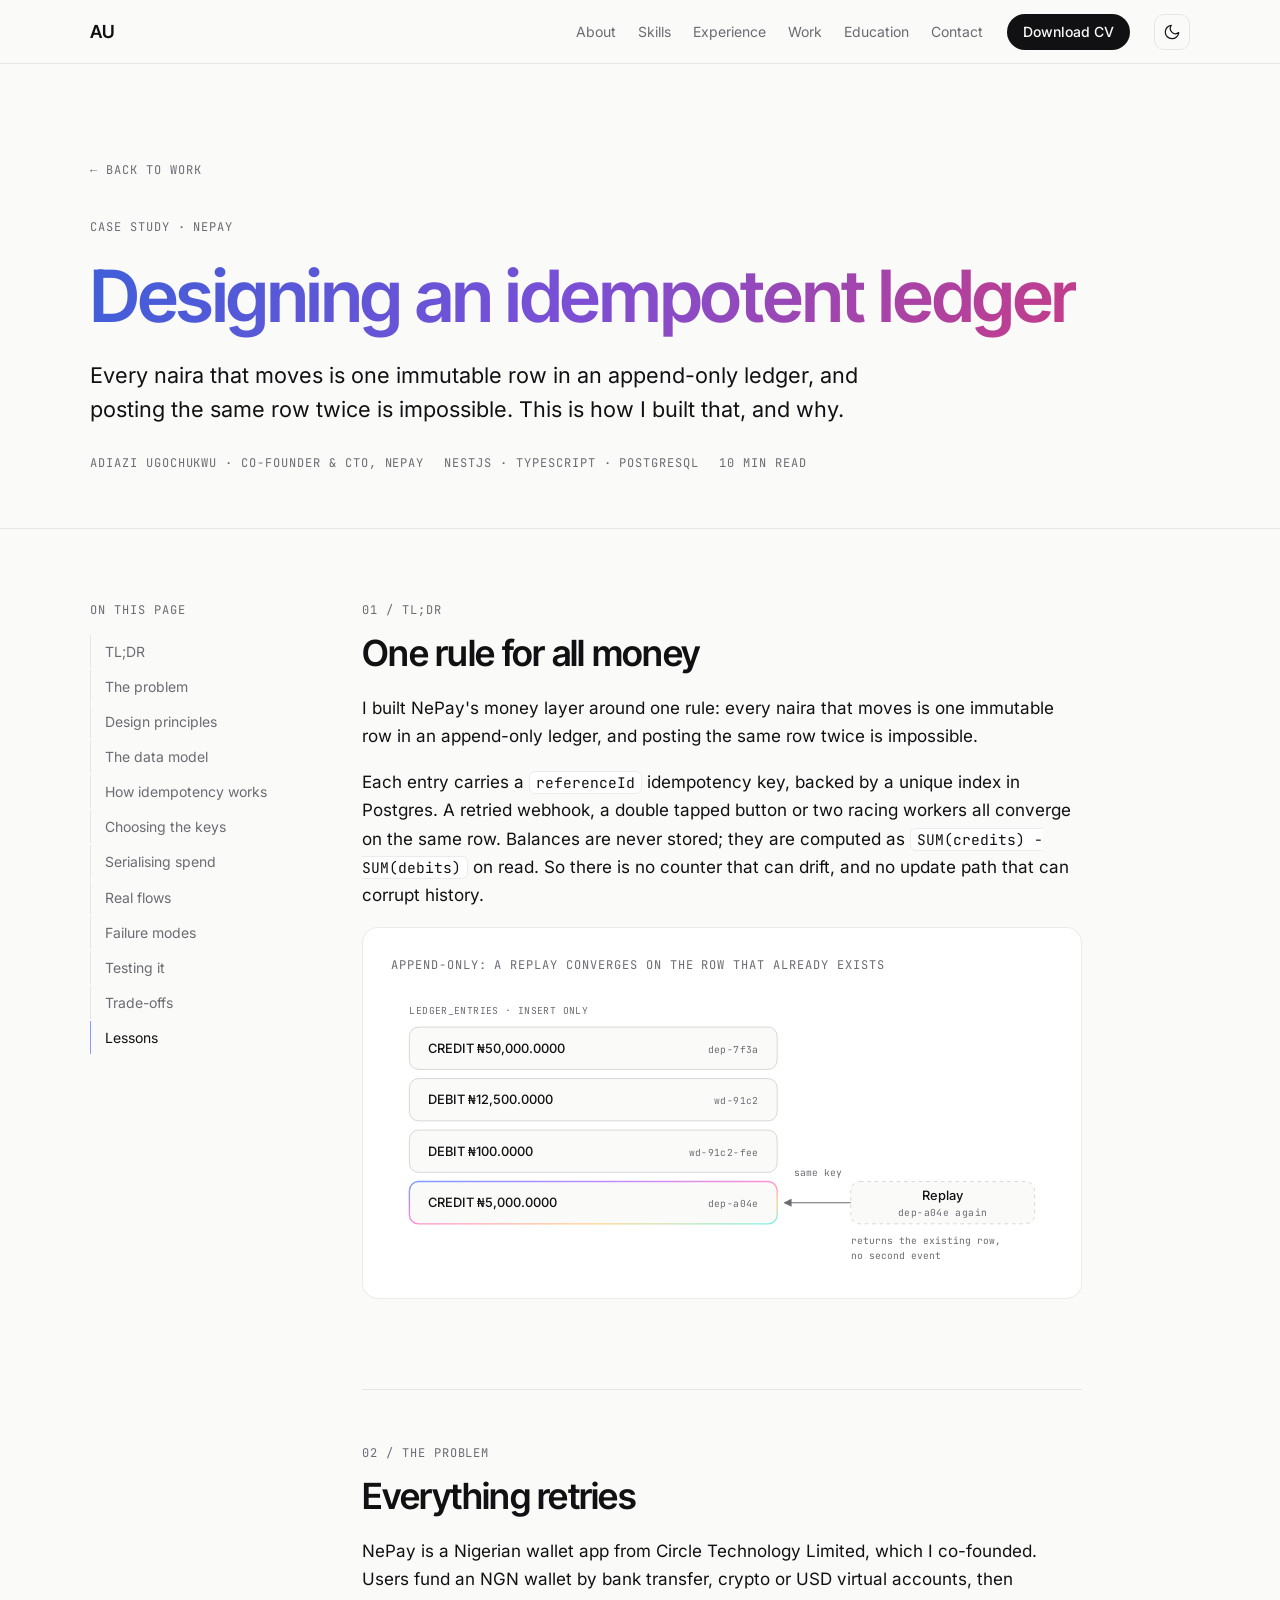
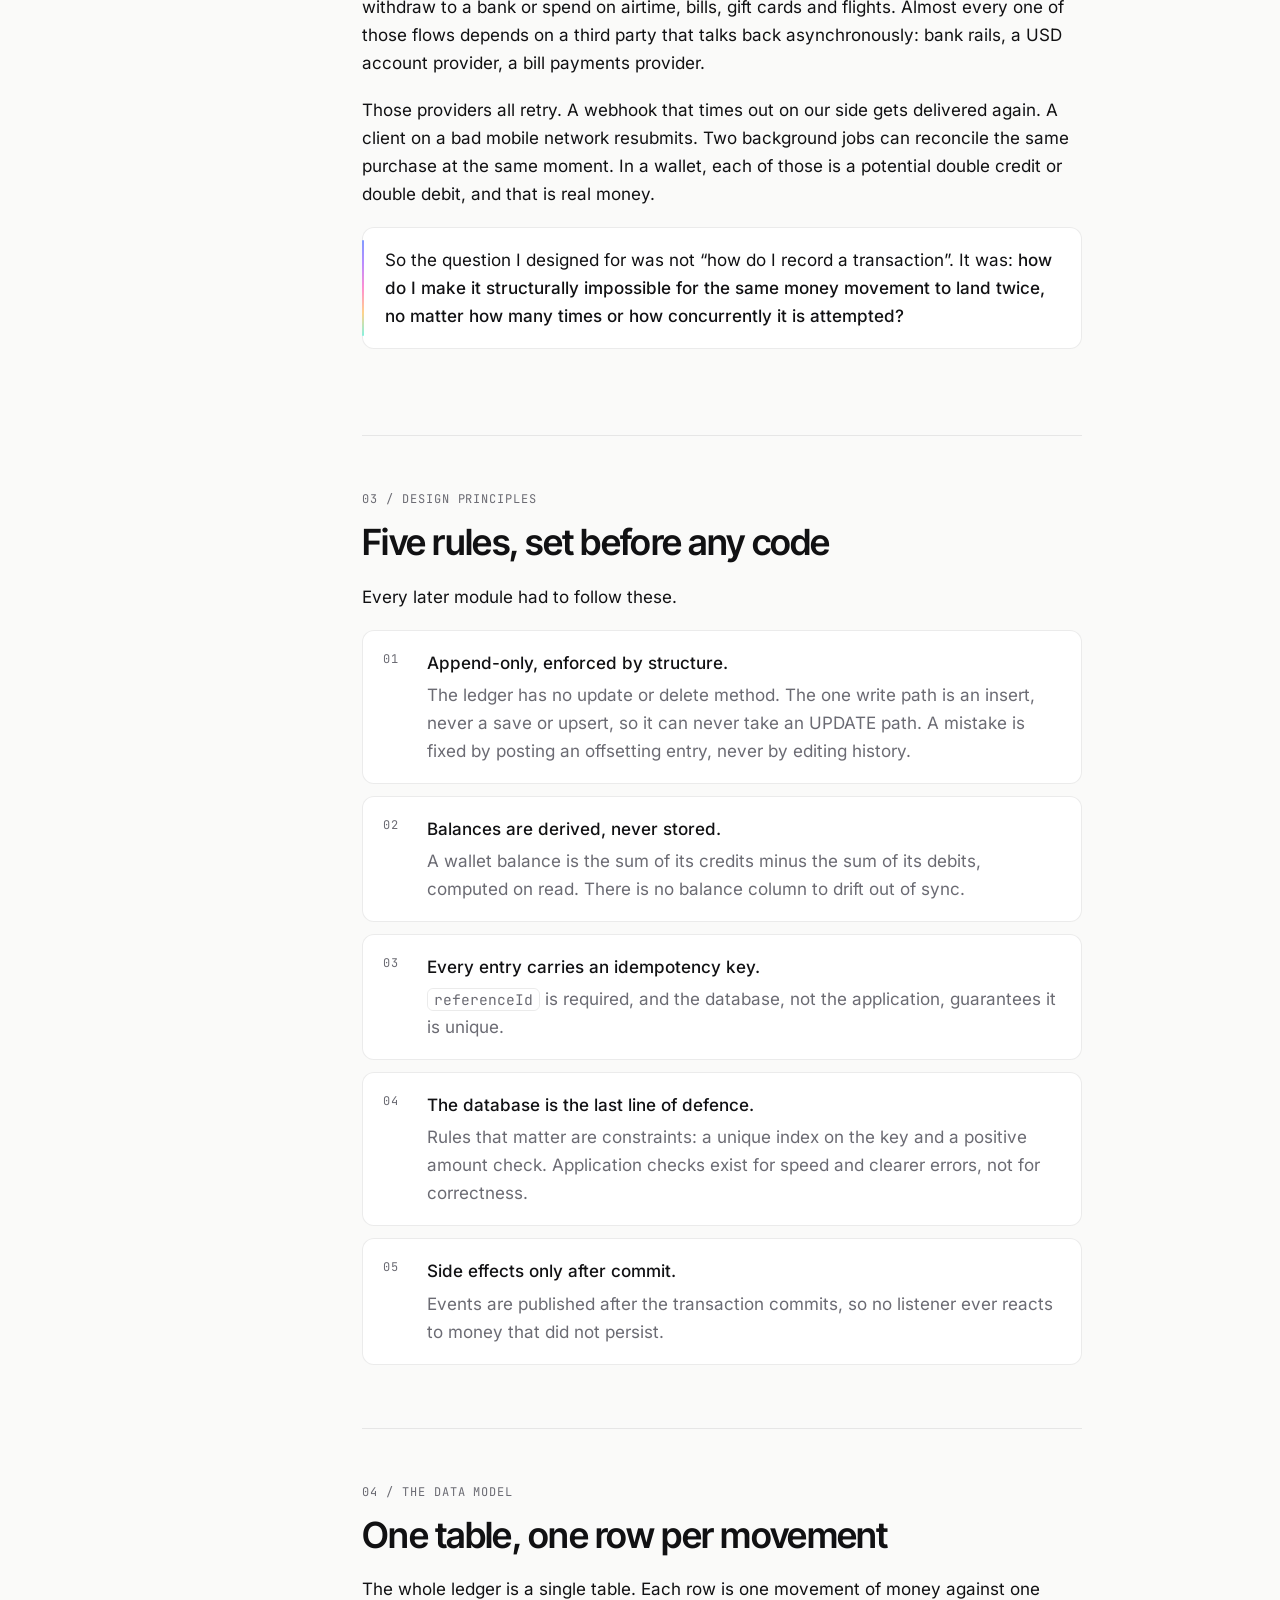
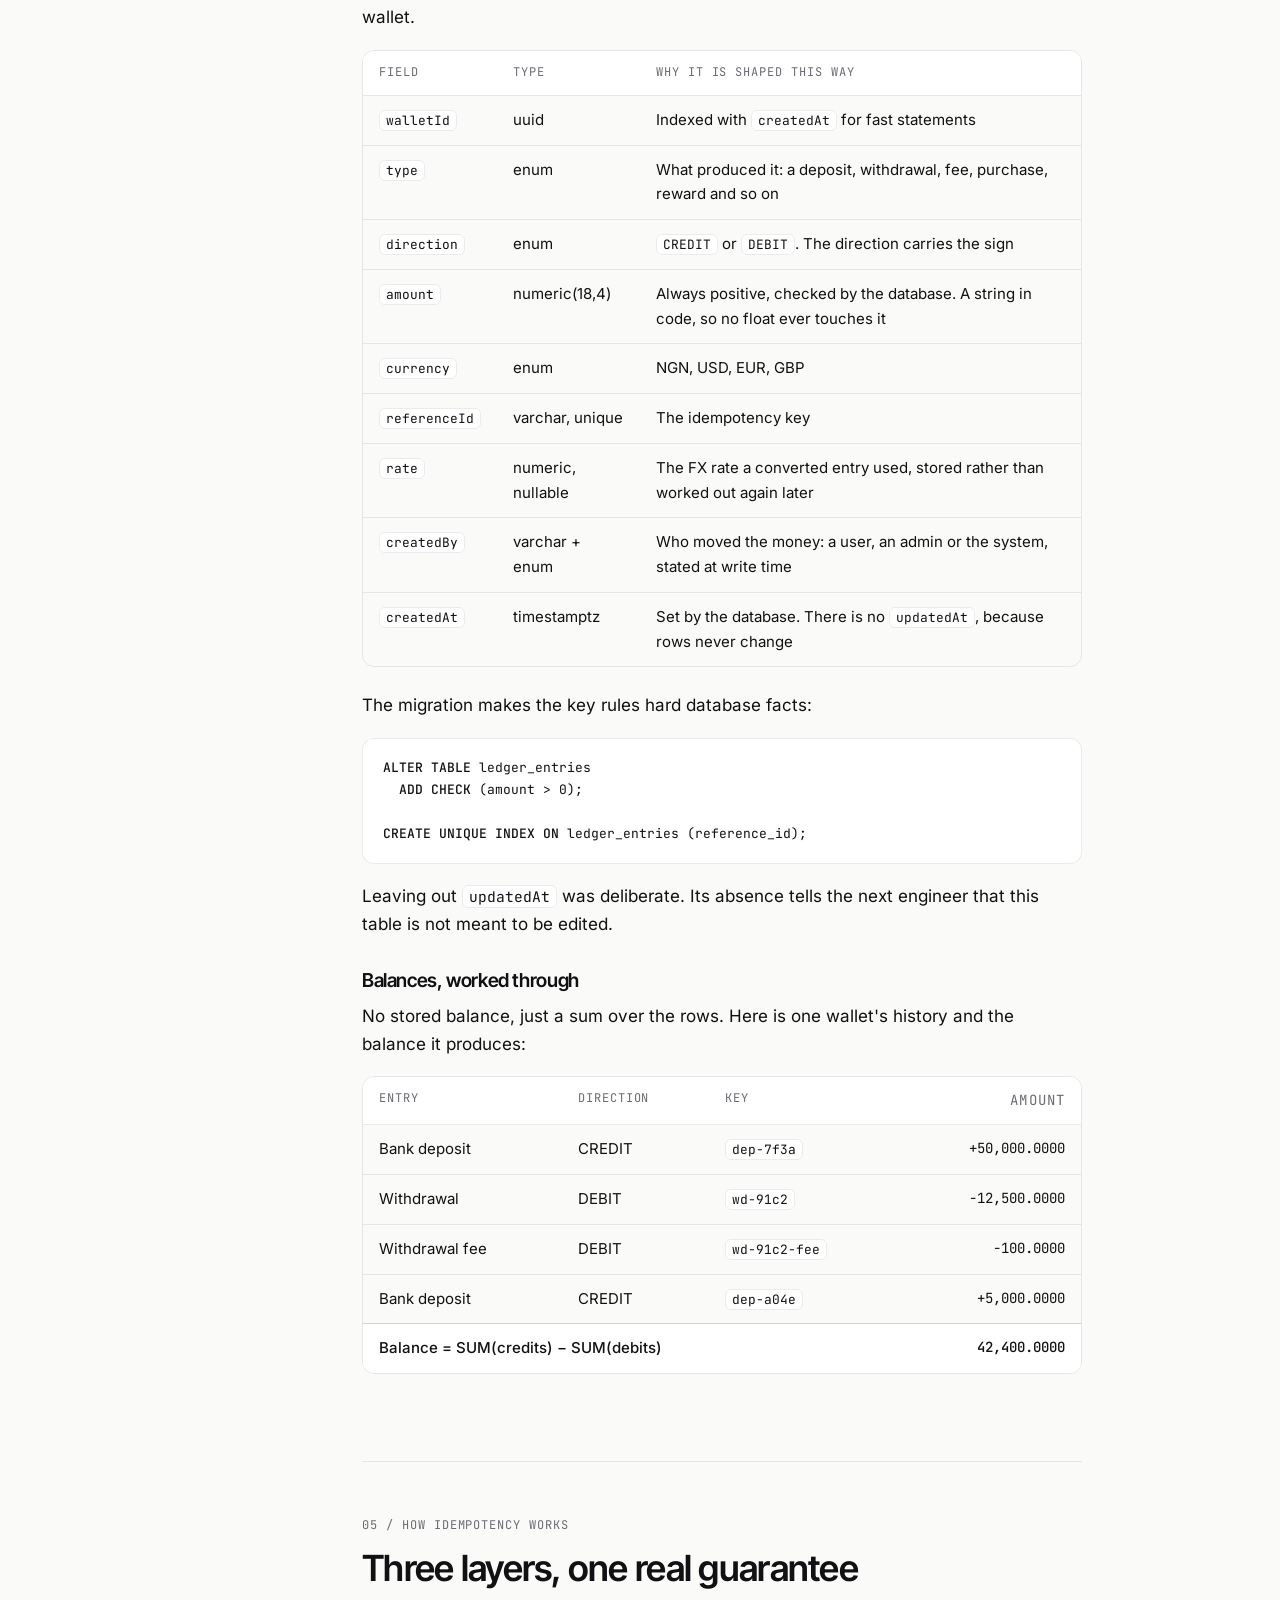
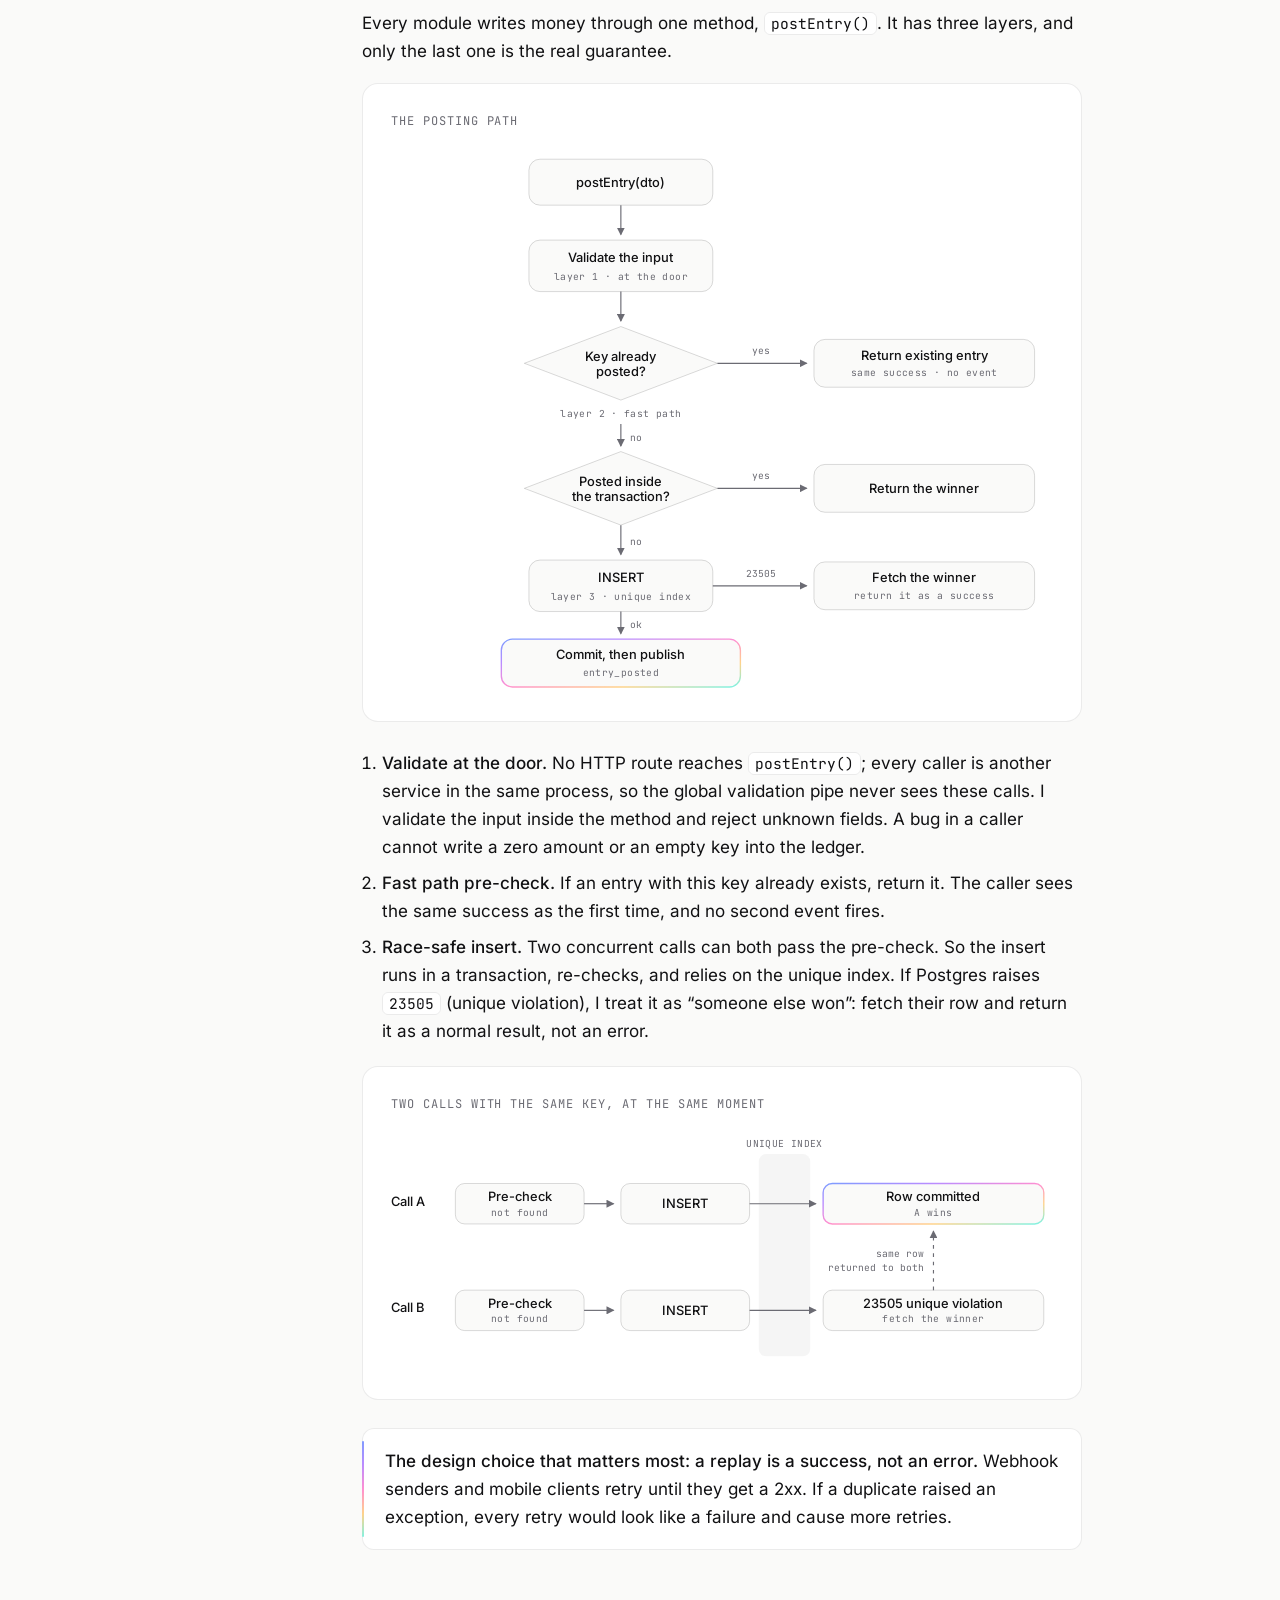
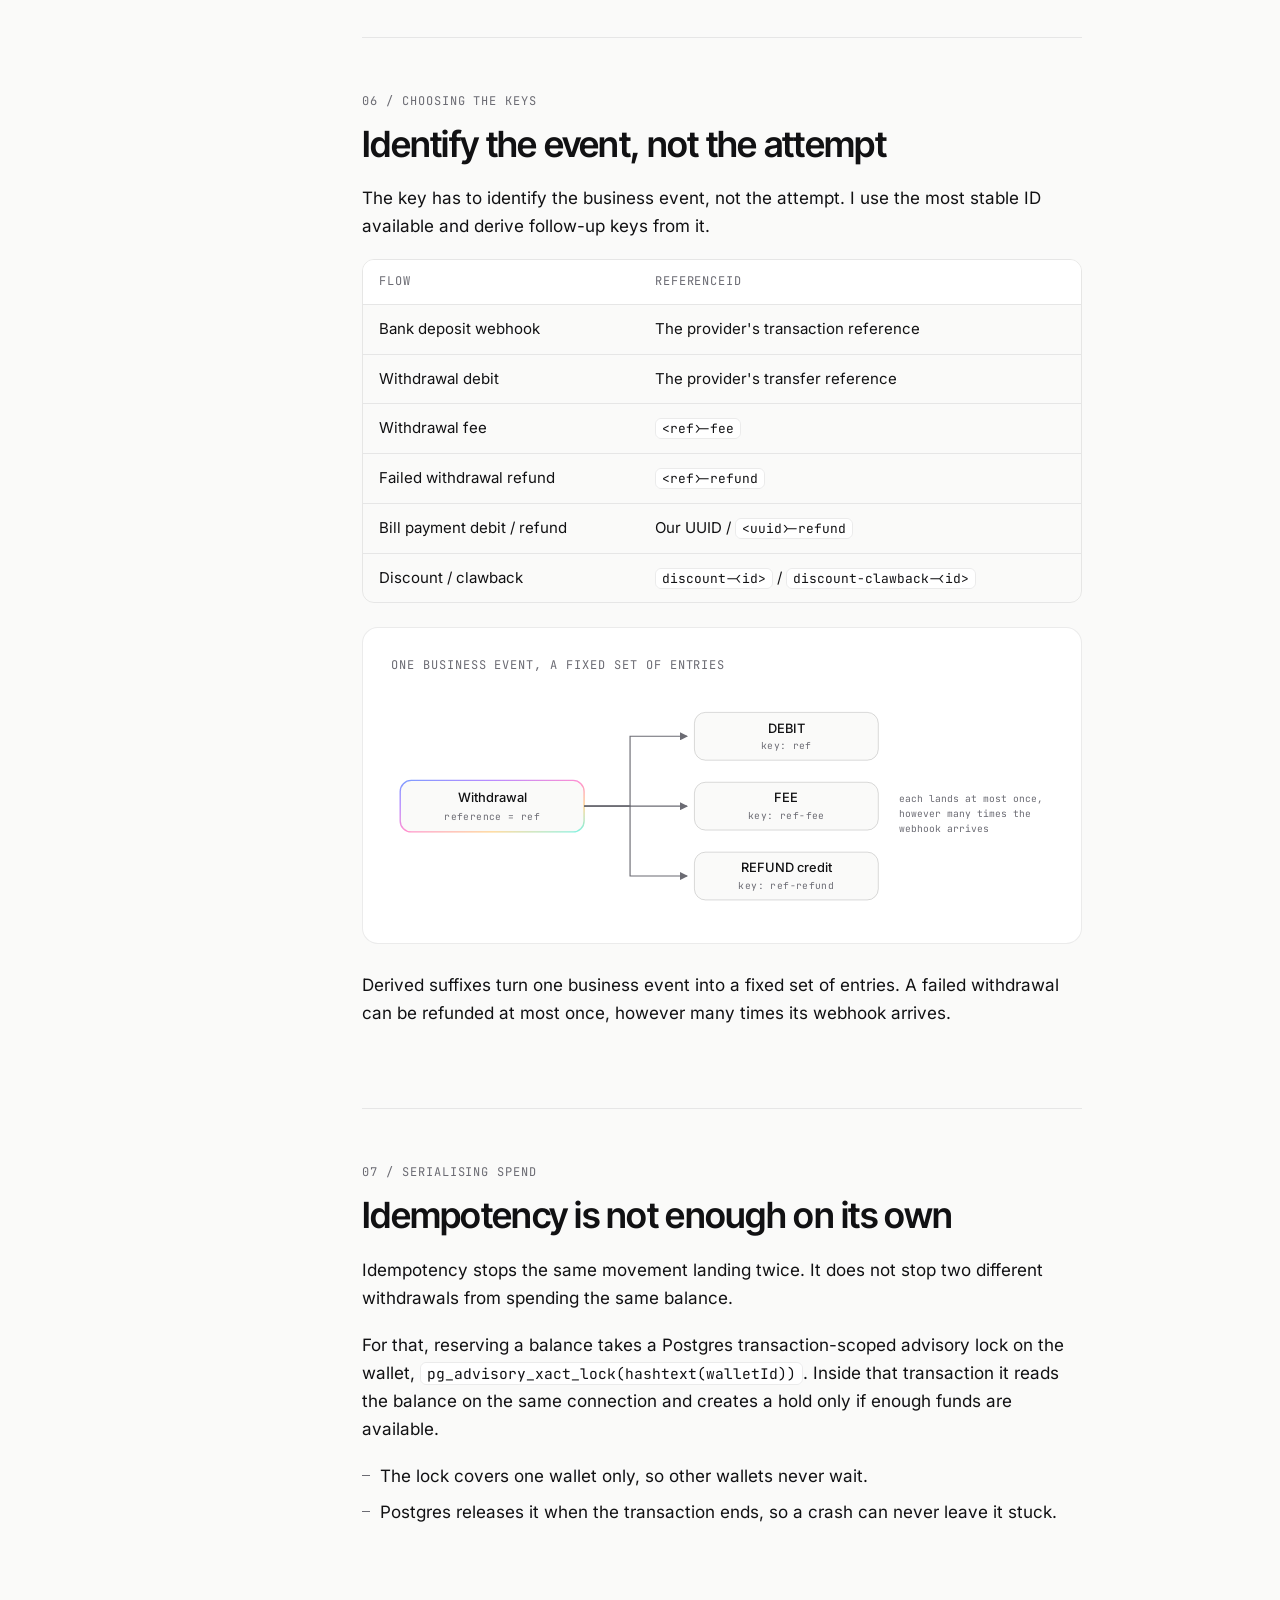
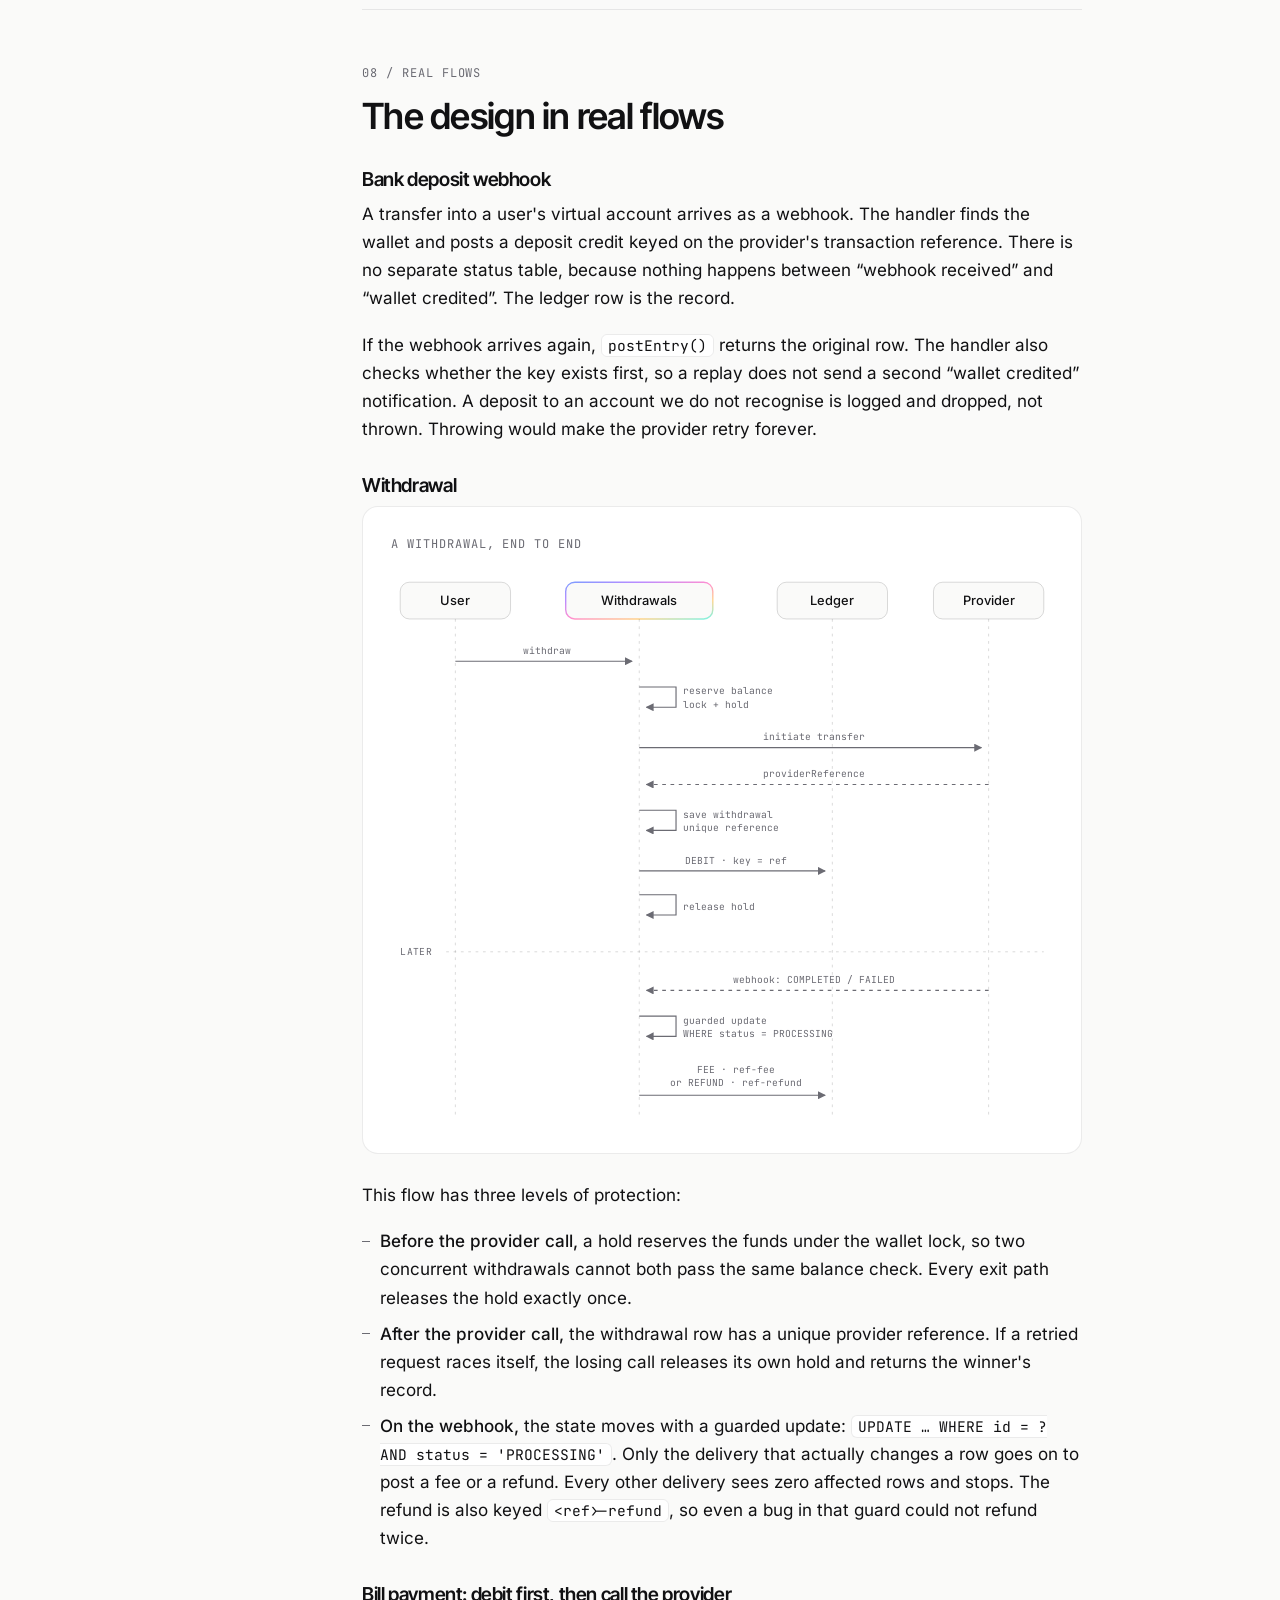
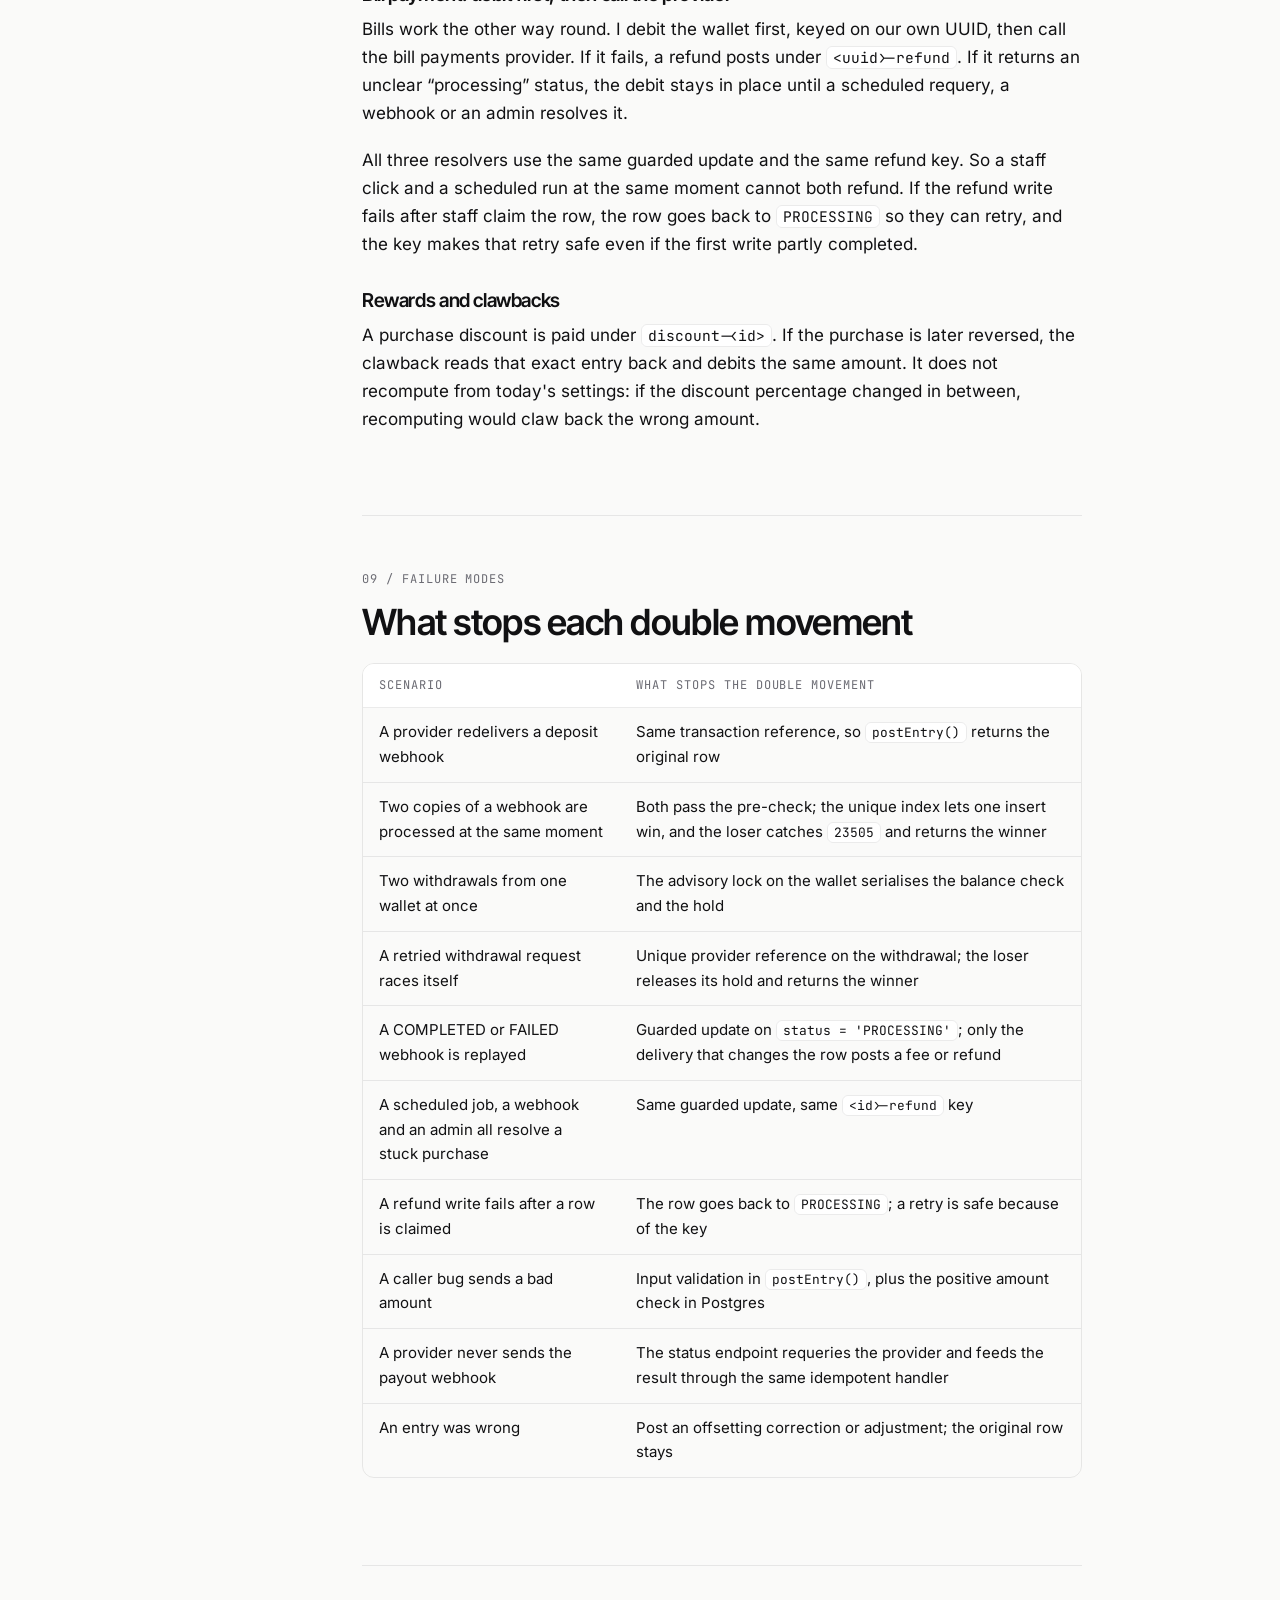
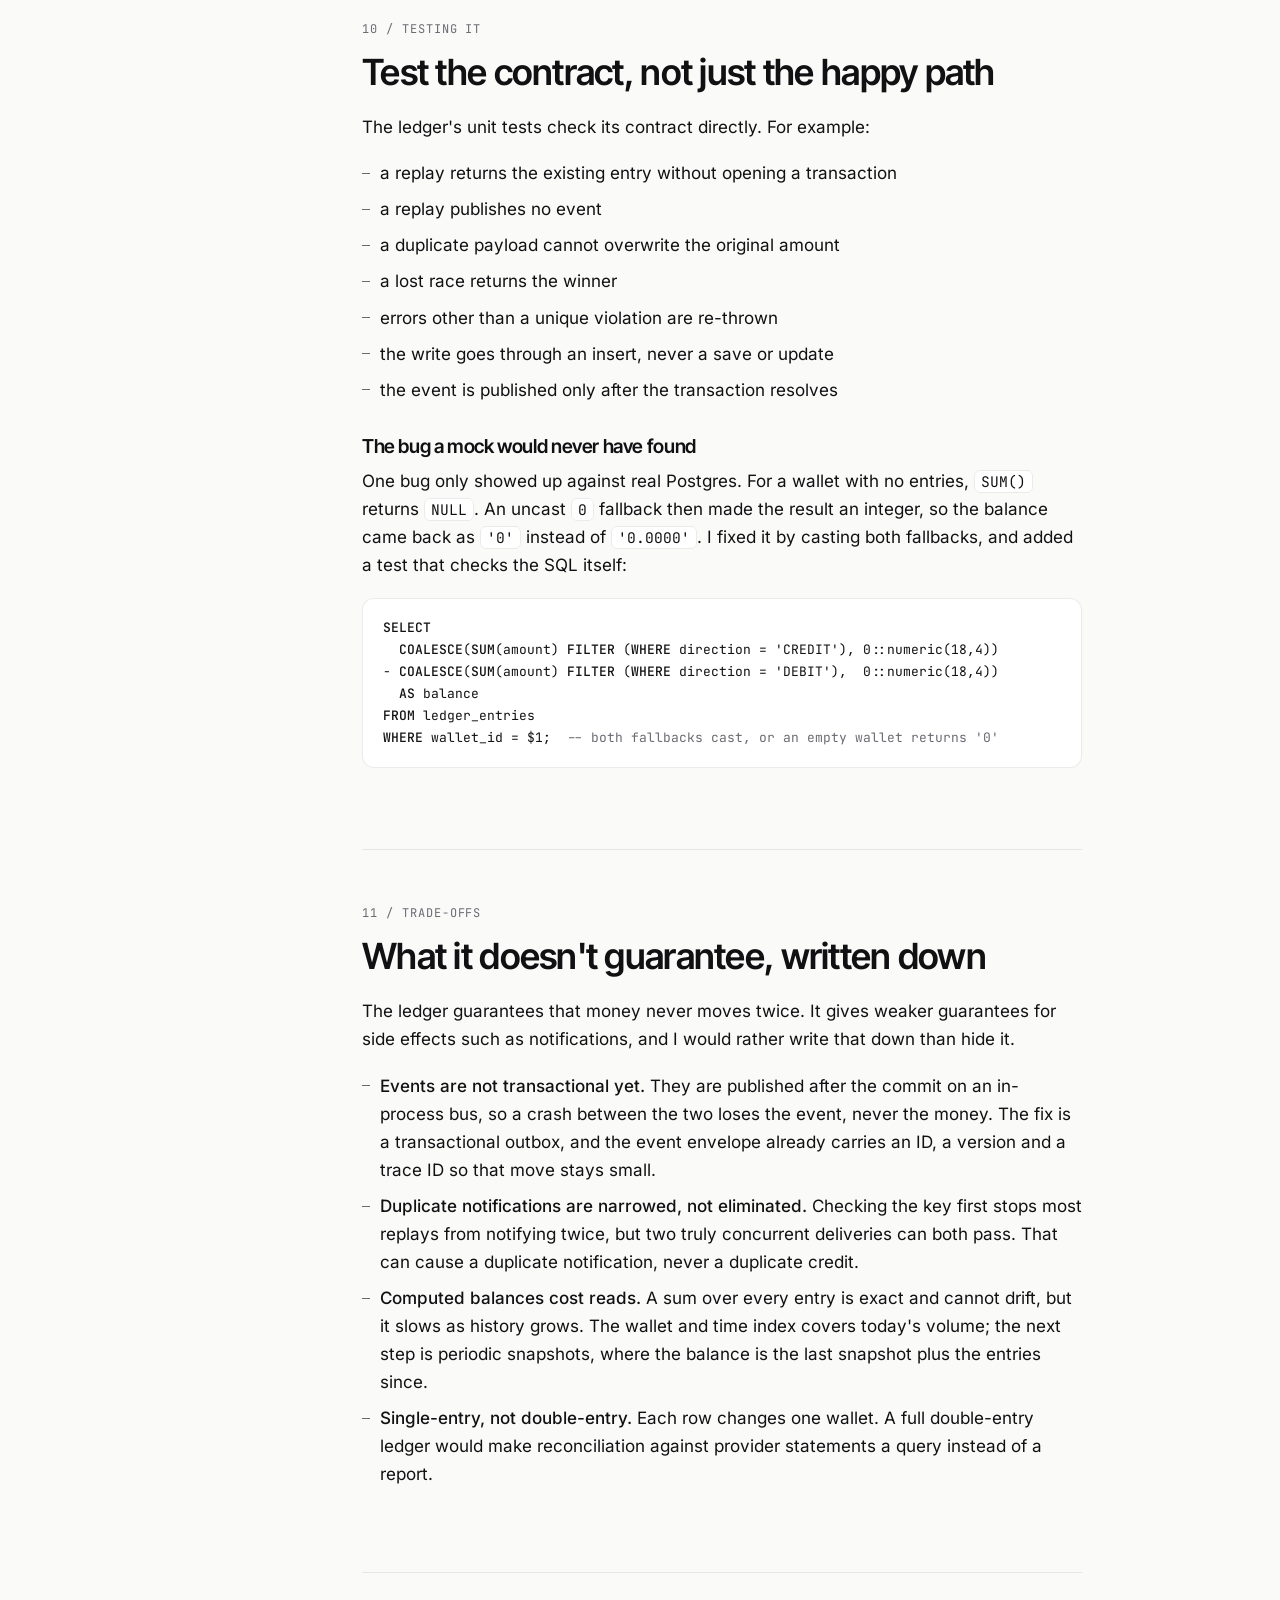
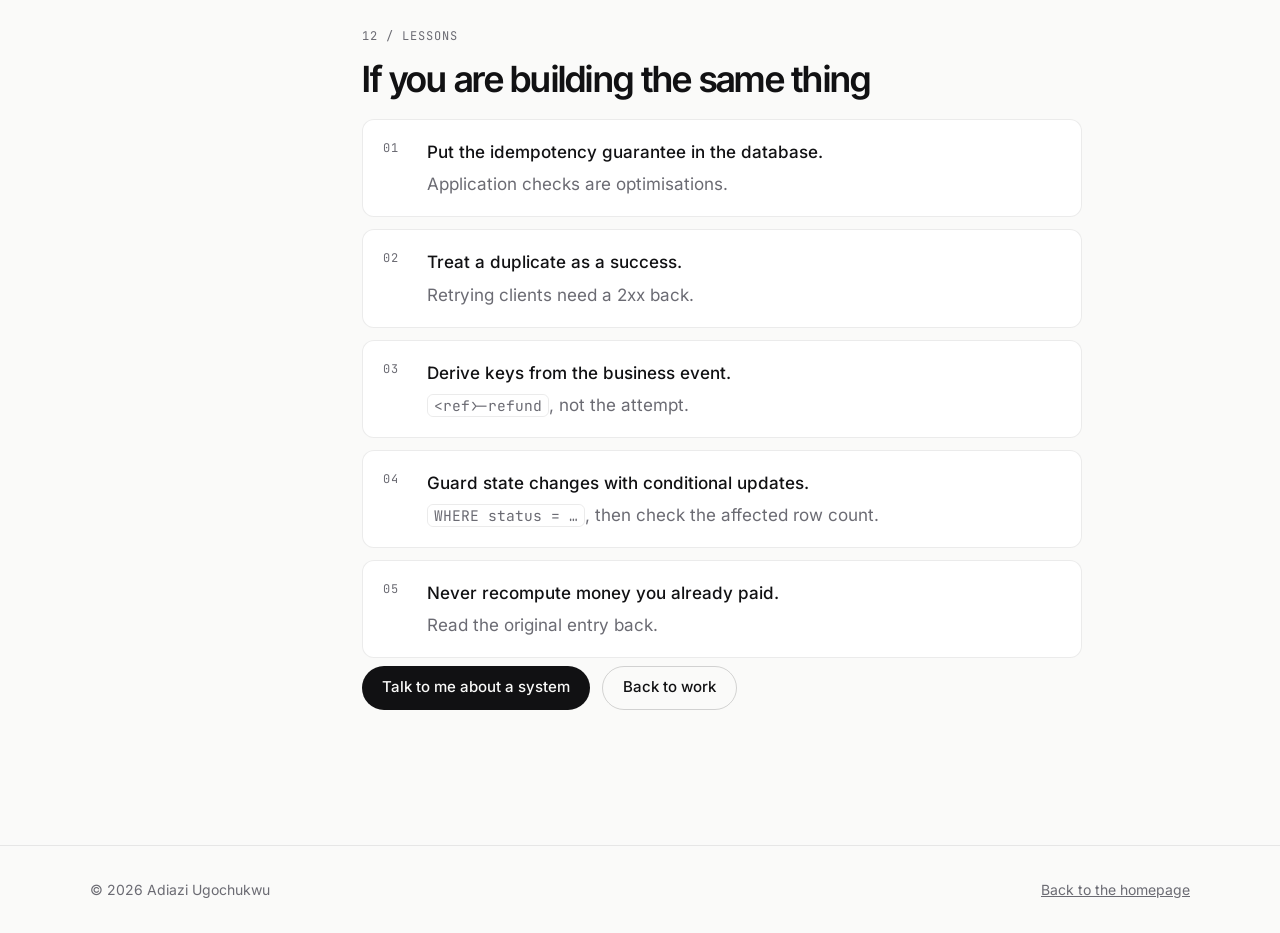
<file: nepay-ledger.html>
<!DOCTYPE html>
<html lang="en">
<head>
  <meta charset="utf-8">
  <meta name="viewport" content="width=device-width, initial-scale=1">
  <title>Designing an idempotent ledger | Adiazi Ugochukwu</title>
  <meta name="description" content="Case study: how I made it structurally impossible for the same money movement to land twice in NePay's wallet ledger.">
  <meta name="author" content="Adiazi Ugochukwu">
  <meta name="theme-color" content="#0A0A0B" media="(prefers-color-scheme: dark)">
  <meta name="theme-color" content="#FAFAF9" media="(prefers-color-scheme: light)">
  <!-- Live on Vercel; update with index.html if the site moves to a custom domain -->
  <link rel="canonical" href="https://adiazi-ugochukwu-precious.vercel.app/nepay-ledger.html">
  <meta property="og:type" content="article">
  <meta property="og:site_name" content="Adiazi Ugochukwu">
  <meta property="og:title" content="Designing an idempotent ledger at NePay">
  <meta property="og:description" content="How I made it structurally impossible for the same money movement to land twice.">
  <meta property="og:url" content="https://adiazi-ugochukwu-precious.vercel.app/nepay-ledger.html">
  <meta property="og:image" content="https://adiazi-ugochukwu-precious.vercel.app/og-image.png">
  <meta name="twitter:card" content="summary_large_image">
  <meta name="twitter:site" content="@AdiaziU">

  <script>
    (function () {
      var d = document.documentElement, t = null;
      d.classList.add('js');
      try { t = localStorage.getItem('theme'); } catch (e) {}
      if (t !== 'light' && t !== 'dark') {
        t = window.matchMedia('(prefers-color-scheme: light)').matches ? 'light' : 'dark';
      }
      d.setAttribute('data-theme', t);
    })();
  </script>

  <link rel="icon" href="favicon.svg" type="image/svg+xml">
  <link rel="apple-touch-icon" href="apple-touch-icon.png">
  <link rel="preload" href="fonts/inter-tight.woff2" as="font" type="font/woff2" crossorigin>
  <link rel="preload" href="fonts/inter.woff2" as="font" type="font/woff2" crossorigin>
  <link rel="stylesheet" href="styles.css">
  <script type="module" src="main.js"></script>
</head>
<body>
  <a class="skip-link" href="#main">Skip to content</a>

  <!-- ============ Nav (same as the home page) ============ -->
  <header class="nav" id="site-header">
    <span class="nav__progress" aria-hidden="true"></span>
    <div class="nav__inner">
      <a class="nav__mono" href="index.html">AU<span class="sr-only"> Adiazi Ugochukwu, home</span></a>

      <nav class="nav__menu" id="nav-menu" aria-label="Primary">
        <ul class="nav__links">
          <li><a href="index.html#about">About</a></li>
          <li><a href="index.html#skills">Skills</a></li>
          <li><a href="index.html#experience">Experience</a></li>
          <li><a href="index.html#work">Work</a></li>
          <li><a href="index.html#education">Education</a></li>
          <li><a href="index.html#contact">Contact</a></li>
        </ul>
        <a class="btn btn--primary btn--sm" href="cv/Adiazi_Ugochukwu_CV.pdf" download>Download CV</a>
      </nav>

      <div class="nav__actions">
        <button class="icon-btn theme-toggle" type="button" aria-label="Switch to light theme">
          <svg class="icon icon--sun" viewBox="0 0 24 24" aria-hidden="true"><circle cx="12" cy="12" r="4"/><path d="M12 2v2M12 20v2M4.9 4.9l1.4 1.4M17.7 17.7l1.4 1.4M2 12h2M20 12h2M4.9 19.1l1.4-1.4M17.7 6.3l1.4-1.4"/></svg>
          <svg class="icon icon--moon" viewBox="0 0 24 24" aria-hidden="true"><path d="M21 12.8A9 9 0 1 1 11.2 3a7 7 0 0 0 9.8 9.8z"/></svg>
        </button>
        <button class="icon-btn nav__burger" type="button" aria-controls="nav-menu" aria-expanded="false" aria-label="Open menu">
          <span class="burger" aria-hidden="true"></span>
        </button>
      </div>
    </div>
  </header>

  <main id="main">
    <!--
      Public version of the case study. Provider names, code-level names and
      provider-specific operational gaps from the original write-up are
      deliberately left out (NePay internals stay private).
    -->
    <header class="cs-hero">
      <div class="container">
        <a class="label cs-back reveal" href="index.html#work">← Back to work</a>
        <p class="label reveal" style="margin-top: 36px">Case study · NePay</p>
        <h1 class="cs-hero__title reveal"><span class="chroma-text">Designing an idempotent ledger</span></h1>
        <p class="cs-hero__lede reveal">Every naira that moves is one immutable row in an append-only ledger, and posting the same row twice is impossible. This is how I built that, and why.</p>
        <div class="cs-meta reveal">
          <span class="label">Adiazi Ugochukwu · Co-founder &amp; CTO, NePay</span>
          <span class="label">NestJS · TypeScript · PostgreSQL</span>
          <span class="label">10 min read</span>
        </div>
      </div>
    </header>

    <div class="container cs-layout">
      <aside class="toc" aria-label="On this page">
        <p class="label">On this page</p>
        <ol>
          <li><a href="#tldr">TL;DR</a></li>
          <li><a href="#problem">The problem</a></li>
          <li><a href="#principles">Design principles</a></li>
          <li><a href="#model">The data model</a></li>
          <li><a href="#idempotency">How idempotency works</a></li>
          <li><a href="#keys">Choosing the keys</a></li>
          <li><a href="#locks">Serialising spend</a></li>
          <li><a href="#flows">Real flows</a></li>
          <li><a href="#failures">Failure modes</a></li>
          <li><a href="#testing">Testing it</a></li>
          <li><a href="#tradeoffs">Trade-offs</a></li>
          <li><a href="#lessons">Lessons</a></li>
        </ol>
      </aside>

      <article class="cs-article">
        <!-- ============ TL;DR ============ -->
        <section class="cs-section" id="tldr" aria-labelledby="tldr-title">
          <p class="label section__index">01 / TL;DR</p>
          <h2 id="tldr-title">One rule for all money</h2>
          <p>I built NePay's money layer around one rule: every naira that moves is one immutable row in an append-only ledger, and posting the same row twice is impossible.</p>
          <p>Each entry carries a <code>referenceId</code> idempotency key, backed by a unique index in Postgres. A retried webhook, a double tapped button or two racing workers all converge on the same row. Balances are never stored; they are computed as <code>SUM(credits) − SUM(debits)</code> on read. So there is no counter that can drift, and no update path that can corrupt history.</p>

          <figure class="diagram reveal" aria-labelledby="d-ledger-cap">
            <figcaption class="label diagram__title" id="d-ledger-cap">Append-only: a replay converges on the row that already exists</figcaption>
            <p class="label diagram__hint" aria-hidden="true">Scroll sideways to see the whole diagram →</p>
            <div class="diagram__scroll">
              <svg viewBox="0 0 720 300" role="img" aria-label="Four ledger rows stacked in order. A duplicate attempt with the same reference ID is turned away and the existing row is returned.">
                <defs>
                  <marker id="ah-a" viewBox="0 0 8 8" refX="7" refY="4" markerWidth="7" markerHeight="7" orient="auto"><path class="arch__arrow" d="M0 0L8 4L0 8z"/></marker>
                  <linearGradient id="cg-a" x1="0" y1="0" x2="1" y2="1"><stop offset="0" stop-color="#7C9CFF"/><stop offset=".25" stop-color="#B98CFF"/><stop offset=".5" stop-color="#FF8FD1"/><stop offset=".75" stop-color="#FFD38A"/><stop offset="1" stop-color="#7CF3E6"/></linearGradient>
                </defs>
                <text class="sub start" x="20" y="22">LEDGER_ENTRIES · INSERT ONLY</text>
                <g class="node"><rect x="20" y="36" width="400" height="46" rx="10"/><text class="start" x="40" y="64">CREDIT  ₦50,000.0000</text><text class="sub end" x="400" y="64">dep-7f3a</text></g>
                <g class="node"><rect x="20" y="92" width="400" height="46" rx="10"/><text class="start" x="40" y="120">DEBIT  ₦12,500.0000</text><text class="sub end" x="400" y="120">wd-91c2</text></g>
                <g class="node"><rect x="20" y="148" width="400" height="46" rx="10"/><text class="start" x="40" y="176">DEBIT  ₦100.0000</text><text class="sub end" x="400" y="176">wd-91c2-fee</text></g>
                <g class="node node--accent"><rect x="20" y="204" width="400" height="46" rx="10" style="stroke: url(#cg-a)"/><text class="start" x="40" y="232">CREDIT  ₦5,000.0000</text><text class="sub end" x="400" y="232">dep-a04e</text></g>

                <g class="node"><rect x="500" y="204" width="200" height="46" rx="10" stroke-dasharray="4 4"/><text x="600" y="224">Replay</text><text class="sub" x="600" y="241">dep-a04e again</text></g>
                <path class="wire" style="--d:200ms" pathLength="1" d="M500 227H428" marker-end="url(#ah-a)"/>
                <text class="edge" x="464" y="198">same key</text>
                <text class="edge start" x="500" y="272">returns the existing row,</text><text class="edge start" x="500" y="288">no second event</text>
              </svg>
            </div>
          </figure>
        </section>

        <!-- ============ Problem ============ -->
        <section class="cs-section" id="problem" aria-labelledby="problem-title">
          <p class="label section__index">02 / The problem</p>
          <h2 id="problem-title">Everything retries</h2>
          <p>NePay is a Nigerian wallet app from Circle Technology Limited, which I co-founded. Users fund an NGN wallet by bank transfer, crypto or USD virtual accounts, then withdraw to a bank or spend on airtime, bills, gift cards and flights. Almost every one of those flows depends on a third party that talks back asynchronously: bank rails, a USD account provider, a bill payments provider.</p>
          <p>Those providers all retry. A webhook that times out on our side gets delivered again. A client on a bad mobile network resubmits. Two background jobs can reconcile the same purchase at the same moment. In a wallet, each of those is a potential double credit or double debit, and that is real money.</p>
          <div class="callout">
            <p>So the question I designed for was not “how do I record a transaction”. It was: <strong>how do I make it structurally impossible for the same money movement to land twice, no matter how many times or how concurrently it is attempted?</strong></p>
          </div>
        </section>

        <!-- ============ Principles ============ -->
        <section class="cs-section" id="principles" aria-labelledby="principles-title">
          <p class="label section__index">03 / Design principles</p>
          <h2 id="principles-title">Five rules, set before any code</h2>
          <p>Every later module had to follow these.</p>
          <ol class="principles">
            <li class="reveal"><strong>Append-only, enforced by structure.</strong><span>The ledger has no update or delete method. The one write path is an insert, never a save or upsert, so it can never take an UPDATE path. A mistake is fixed by posting an offsetting entry, never by editing history.</span></li>
            <li class="reveal"><strong>Balances are derived, never stored.</strong><span>A wallet balance is the sum of its credits minus the sum of its debits, computed on read. There is no balance column to drift out of sync.</span></li>
            <li class="reveal"><strong>Every entry carries an idempotency key.</strong><span><code>referenceId</code> is required, and the database, not the application, guarantees it is unique.</span></li>
            <li class="reveal"><strong>The database is the last line of defence.</strong><span>Rules that matter are constraints: a unique index on the key and a positive amount check. Application checks exist for speed and clearer errors, not for correctness.</span></li>
            <li class="reveal"><strong>Side effects only after commit.</strong><span>Events are published after the transaction commits, so no listener ever reacts to money that did not persist.</span></li>
          </ol>
        </section>

        <!-- ============ Data model ============ -->
        <section class="cs-section" id="model" aria-labelledby="model-title">
          <p class="label section__index">04 / The data model</p>
          <h2 id="model-title">One table, one row per movement</h2>
          <p>The whole ledger is a single table. Each row is one movement of money against one wallet.</p>
          <div class="table-wrap">
            <table>
              <thead><tr><th scope="col">Field</th><th scope="col">Type</th><th scope="col">Why it is shaped this way</th></tr></thead>
              <tbody>
                <tr><td><code>walletId</code></td><td>uuid</td><td>Indexed with <code>createdAt</code> for fast statements</td></tr>
                <tr><td><code>type</code></td><td>enum</td><td>What produced it: a deposit, withdrawal, fee, purchase, reward and so on</td></tr>
                <tr><td><code>direction</code></td><td>enum</td><td><code>CREDIT</code> or <code>DEBIT</code>. The direction carries the sign</td></tr>
                <tr><td><code>amount</code></td><td>numeric(18,4)</td><td>Always positive, checked by the database. A string in code, so no float ever touches it</td></tr>
                <tr><td><code>currency</code></td><td>enum</td><td>NGN, USD, EUR, GBP</td></tr>
                <tr><td><code>referenceId</code></td><td>varchar, unique</td><td>The idempotency key</td></tr>
                <tr><td><code>rate</code></td><td>numeric, nullable</td><td>The FX rate a converted entry used, stored rather than worked out again later</td></tr>
                <tr><td><code>createdBy</code></td><td>varchar + enum</td><td>Who moved the money: a user, an admin or the system, stated at write time</td></tr>
                <tr><td><code>createdAt</code></td><td>timestamptz</td><td>Set by the database. There is no <code>updatedAt</code>, because rows never change</td></tr>
              </tbody>
            </table>
          </div>
          <p>The migration makes the key rules hard database facts:</p>
<pre><code><span class="tok-k">ALTER TABLE</span> ledger_entries
  <span class="tok-k">ADD CHECK</span> (amount &gt; 0);

<span class="tok-k">CREATE UNIQUE INDEX</span> <span class="tok-k">ON</span> ledger_entries (reference_id);</code></pre>
          <p>Leaving out <code>updatedAt</code> was deliberate. Its absence tells the next engineer that this table is not meant to be edited.</p>

          <h3>Balances, worked through</h3>
          <p>No stored balance, just a sum over the rows. Here is one wallet's history and the balance it produces:</p>
          <div class="table-wrap">
            <table>
              <thead><tr><th scope="col">Entry</th><th scope="col">Direction</th><th scope="col">Key</th><th scope="col" class="num">Amount</th></tr></thead>
              <tbody>
                <tr><td>Bank deposit</td><td>CREDIT</td><td><code>dep-7f3a</code></td><td class="num">+50,000.0000</td></tr>
                <tr><td>Withdrawal</td><td>DEBIT</td><td><code>wd-91c2</code></td><td class="num">−12,500.0000</td></tr>
                <tr><td>Withdrawal fee</td><td>DEBIT</td><td><code>wd-91c2-fee</code></td><td class="num">−100.0000</td></tr>
                <tr><td>Bank deposit</td><td>CREDIT</td><td><code>dep-a04e</code></td><td class="num">+5,000.0000</td></tr>
              </tbody>
              <tfoot><tr><td colspan="3">Balance = SUM(credits) − SUM(debits)</td><td class="num">42,400.0000</td></tr></tfoot>
            </table>
          </div>
        </section>

        <!-- ============ Idempotency ============ -->
        <section class="cs-section" id="idempotency" aria-labelledby="idem-title">
          <p class="label section__index">05 / How idempotency works</p>
          <h2 id="idem-title">Three layers, one real guarantee</h2>
          <p>Every module writes money through one method, <code>postEntry()</code>. It has three layers, and only the last one is the real guarantee.</p>

          <figure class="diagram reveal" aria-labelledby="d-flow-cap">
            <figcaption class="label diagram__title" id="d-flow-cap">The posting path</figcaption>
            <p class="label diagram__hint" aria-hidden="true">Scroll sideways to see the whole diagram →</p>
            <div class="diagram__scroll">
              <svg viewBox="0 0 720 590" role="img" aria-label="postEntry validates the input, returns the existing entry if the key is already posted, otherwise opens a transaction and re-checks, then inserts. A unique violation means another call won, so the winner's row is returned. A successful insert commits and then publishes the event.">
                <defs>
                  <marker id="ah-f" viewBox="0 0 8 8" refX="7" refY="4" markerWidth="7" markerHeight="7" orient="auto"><path class="arch__arrow" d="M0 0L8 4L0 8z"/></marker>
                  <linearGradient id="cg-f" x1="0" y1="0" x2="1" y2="1"><stop offset="0" stop-color="#7C9CFF"/><stop offset=".25" stop-color="#B98CFF"/><stop offset=".5" stop-color="#FF8FD1"/><stop offset=".75" stop-color="#FFD38A"/><stop offset="1" stop-color="#7CF3E6"/></linearGradient>
                </defs>
                <!-- Main spine -->
                <g class="node"><rect x="150" y="10" width="200" height="50" rx="12"/><text x="250" y="40">postEntry(dto)</text></g>
                <path class="wire" style="--d:0ms" pathLength="1" d="M250 60V92" marker-end="url(#ah-f)"/>
                <g class="node"><rect x="150" y="98" width="200" height="56" rx="12"/><text x="250" y="122">Validate the input</text><text class="sub" x="250" y="141">layer 1 · at the door</text></g>
                <path class="wire" style="--d:150ms" pathLength="1" d="M250 154V186" marker-end="url(#ah-f)"/>
                <g class="node"><polygon points="250,192 355,232 250,272 145,232"/><text x="250" y="229">Key already</text><text x="250" y="246">posted?</text></g>
                <text class="sub" x="250" y="290">layer 2 · fast path</text>
                <path class="wire" style="--d:300ms" pathLength="1" d="M355 232H452" marker-end="url(#ah-f)"/>
                <text class="edge" x="402" y="222">yes</text>
                <g class="node"><rect x="460" y="206" width="240" height="52" rx="12"/><text x="580" y="228">Return existing entry</text><text class="sub" x="580" y="246">same success · no event</text></g>
                <path class="wire" style="--d:300ms" pathLength="1" d="M250 298V322" marker-end="url(#ah-f)"/>
                <text class="edge start" x="260" y="316">no</text>
                <g class="node"><polygon points="250,328 355,368 250,408 145,368"/><text x="250" y="365">Posted inside</text><text x="250" y="382">the transaction?</text></g>
                <path class="wire" style="--d:450ms" pathLength="1" d="M355 368H452" marker-end="url(#ah-f)"/>
                <text class="edge" x="402" y="358">yes</text>
                <g class="node"><rect x="460" y="342" width="240" height="52" rx="12"/><text x="580" y="373">Return the winner</text></g>
                <path class="wire" style="--d:450ms" pathLength="1" d="M250 408V440" marker-end="url(#ah-f)"/>
                <text class="edge start" x="260" y="430">no</text>
                <g class="node"><rect x="150" y="446" width="200" height="56" rx="12"/><text x="250" y="470">INSERT</text><text class="sub" x="250" y="489">layer 3 · unique index</text></g>
                <path class="wire" style="--d:600ms" pathLength="1" d="M350 474H452" marker-end="url(#ah-f)"/>
                <text class="edge" x="402" y="464">23505</text>
                <g class="node"><rect x="460" y="448" width="240" height="52" rx="12"/><text x="580" y="470">Fetch the winner</text><text class="sub" x="580" y="488">return it as a success</text></g>
                <path class="wire" style="--d:600ms" pathLength="1" d="M250 502V526" marker-end="url(#ah-f)"/>
                <text class="edge start" x="260" y="520">ok</text>
                <g class="node node--accent"><rect x="120" y="532" width="260" height="52" rx="12" style="stroke: url(#cg-f)"/><text x="250" y="554">Commit, then publish</text><text class="sub" x="250" y="572">entry_posted</text></g>
              </svg>
            </div>
          </figure>

          <ol class="steps">
            <li><strong>Validate at the door.</strong> No HTTP route reaches <code>postEntry()</code>; every caller is another service in the same process, so the global validation pipe never sees these calls. I validate the input inside the method and reject unknown fields. A bug in a caller cannot write a zero amount or an empty key into the ledger.</li>
            <li><strong>Fast path pre-check.</strong> If an entry with this key already exists, return it. The caller sees the same success as the first time, and no second event fires.</li>
            <li><strong>Race-safe insert.</strong> Two concurrent calls can both pass the pre-check. So the insert runs in a transaction, re-checks, and relies on the unique index. If Postgres raises <code>23505</code> (unique violation), I treat it as “someone else won”: fetch their row and return it as a normal result, not an error.</li>
          </ol>

          <figure class="diagram reveal" aria-labelledby="d-race-cap">
            <figcaption class="label diagram__title" id="d-race-cap">Two calls with the same key, at the same moment</figcaption>
            <p class="label diagram__hint" aria-hidden="true">Scroll sideways to see the whole diagram →</p>
            <div class="diagram__scroll">
              <svg viewBox="0 0 720 260" role="img" aria-label="Call A and call B both pass the pre-check and both try to insert. The unique index lets A's insert win. B gets a unique violation, fetches A's row and returns it, so both callers get the same row.">
                <defs>
                  <marker id="ah-r" viewBox="0 0 8 8" refX="7" refY="4" markerWidth="7" markerHeight="7" orient="auto"><path class="arch__arrow" d="M0 0L8 4L0 8z"/></marker>
                  <linearGradient id="cg-r" x1="0" y1="0" x2="1" y2="1"><stop offset="0" stop-color="#7C9CFF"/><stop offset=".25" stop-color="#B98CFF"/><stop offset=".5" stop-color="#FF8FD1"/><stop offset=".75" stop-color="#FFD38A"/><stop offset="1" stop-color="#7CF3E6"/></linearGradient>
                </defs>
                <rect class="band" x="400" y="24" width="56" height="220" rx="8"/>
                <text class="sub" x="428" y="16">UNIQUE INDEX</text>
                <text class="start" x="0" y="80">Call A</text>
                <text class="start" x="0" y="196">Call B</text>
                <g class="node"><rect x="70" y="56" width="140" height="44" rx="10"/><text x="140" y="75">Pre-check</text><text class="sub" x="140" y="91">not found</text></g>
                <g class="node"><rect x="250" y="56" width="140" height="44" rx="10"/><text x="320" y="83">INSERT</text></g>
                <g class="node node--accent"><rect x="470" y="56" width="240" height="44" rx="10" style="stroke: url(#cg-r)"/><text x="590" y="75">Row committed</text><text class="sub" x="590" y="91">A wins</text></g>
                <g class="node"><rect x="70" y="172" width="140" height="44" rx="10"/><text x="140" y="191">Pre-check</text><text class="sub" x="140" y="207">not found</text></g>
                <g class="node"><rect x="250" y="172" width="140" height="44" rx="10"/><text x="320" y="199">INSERT</text></g>
                <g class="node"><rect x="470" y="172" width="240" height="44" rx="10"/><text x="590" y="191">23505 unique violation</text><text class="sub" x="590" y="207">fetch the winner</text></g>
                <path class="wire" style="--d:0ms" pathLength="1" d="M210 78H242" marker-end="url(#ah-r)"/>
                <path class="wire" style="--d:0ms" pathLength="1" d="M210 194H242" marker-end="url(#ah-r)"/>
                <path class="wire" style="--d:250ms" pathLength="1" d="M390 78H462" marker-end="url(#ah-r)"/>
                <path class="wire" style="--d:250ms" pathLength="1" d="M390 194H462" marker-end="url(#ah-r)"/>
                <path class="wire--dashed" d="M590 172V108" marker-end="url(#ah-r)"/>
                <text class="edge end" x="580" y="136">same row</text><text class="edge end" x="580" y="151">returned to both</text>
              </svg>
            </div>
          </figure>

          <div class="callout">
            <p><strong>The design choice that matters most: a replay is a success, not an error.</strong> Webhook senders and mobile clients retry until they get a 2xx. If a duplicate raised an exception, every retry would look like a failure and cause more retries.</p>
          </div>
        </section>

        <!-- ============ Keys ============ -->
        <section class="cs-section" id="keys" aria-labelledby="keys-title">
          <p class="label section__index">06 / Choosing the keys</p>
          <h2 id="keys-title">Identify the event, not the attempt</h2>
          <p>The key has to identify the business event, not the attempt. I use the most stable ID available and derive follow-up keys from it.</p>
          <div class="table-wrap">
            <table>
              <thead><tr><th scope="col">Flow</th><th scope="col">referenceId</th></tr></thead>
              <tbody>
                <tr><td>Bank deposit webhook</td><td>The provider's transaction reference</td></tr>
                <tr><td>Withdrawal debit</td><td>The provider's transfer reference</td></tr>
                <tr><td>Withdrawal fee</td><td><code>&lt;ref&gt;-fee</code></td></tr>
                <tr><td>Failed withdrawal refund</td><td><code>&lt;ref&gt;-refund</code></td></tr>
                <tr><td>Bill payment debit / refund</td><td>Our UUID / <code>&lt;uuid&gt;-refund</code></td></tr>
                <tr><td>Discount / clawback</td><td><code>discount-&lt;id&gt;</code> / <code>discount-clawback-&lt;id&gt;</code></td></tr>
              </tbody>
            </table>
          </div>

          <figure class="diagram reveal" aria-labelledby="d-keys-cap">
            <figcaption class="label diagram__title" id="d-keys-cap">One business event, a fixed set of entries</figcaption>
            <p class="label diagram__hint" aria-hidden="true">Scroll sideways to see the whole diagram →</p>
            <div class="diagram__scroll">
              <svg viewBox="0 0 720 240" role="img" aria-label="A withdrawal with provider reference ref can produce at most three entries: a debit keyed ref, a fee keyed ref-fee, and a refund keyed ref-refund.">
                <defs>
                  <marker id="ah-k" viewBox="0 0 8 8" refX="7" refY="4" markerWidth="7" markerHeight="7" orient="auto"><path class="arch__arrow" d="M0 0L8 4L0 8z"/></marker>
                  <linearGradient id="cg-k" x1="0" y1="0" x2="1" y2="1"><stop offset="0" stop-color="#7C9CFF"/><stop offset=".25" stop-color="#B98CFF"/><stop offset=".5" stop-color="#FF8FD1"/><stop offset=".75" stop-color="#FFD38A"/><stop offset="1" stop-color="#7CF3E6"/></linearGradient>
                </defs>
                <g class="node node--accent"><rect x="10" y="94" width="200" height="56" rx="12" style="stroke: url(#cg-k)"/><text x="110" y="118">Withdrawal</text><text class="sub" x="110" y="137">reference = ref</text></g>
                <path class="wire" style="--d:0ms" pathLength="1" d="M210 122H260V46H322" marker-end="url(#ah-k)"/>
                <path class="wire" style="--d:150ms" pathLength="1" d="M210 122H322" marker-end="url(#ah-k)"/>
                <path class="wire" style="--d:300ms" pathLength="1" d="M210 122H260V198H322" marker-end="url(#ah-k)"/>
                <g class="node"><rect x="330" y="20" width="200" height="52" rx="12"/><text x="430" y="42">DEBIT</text><text class="sub" x="430" y="60">key: ref</text></g>
                <g class="node"><rect x="330" y="96" width="200" height="52" rx="12"/><text x="430" y="118">FEE</text><text class="sub" x="430" y="136">key: ref-fee</text></g>
                <g class="node"><rect x="330" y="172" width="200" height="52" rx="12"/><text x="430" y="194">REFUND credit</text><text class="sub" x="430" y="212">key: ref-refund</text></g>
                <text class="edge start" x="552" y="118">each lands at most once,</text>
                <text class="edge start" x="552" y="134">however many times the</text>
                <text class="edge start" x="552" y="150">webhook arrives</text>
              </svg>
            </div>
          </figure>
          <p>Derived suffixes turn one business event into a fixed set of entries. A failed withdrawal can be refunded at most once, however many times its webhook arrives.</p>
        </section>

        <!-- ============ Locks ============ -->
        <section class="cs-section" id="locks" aria-labelledby="locks-title">
          <p class="label section__index">07 / Serialising spend</p>
          <h2 id="locks-title">Idempotency is not enough on its own</h2>
          <p>Idempotency stops the same movement landing twice. It does not stop two different withdrawals from spending the same balance.</p>
          <p>For that, reserving a balance takes a Postgres transaction-scoped advisory lock on the wallet, <code>pg_advisory_xact_lock(hashtext(walletId))</code>. Inside that transaction it reads the balance on the same connection and creates a hold only if enough funds are available.</p>
          <ul>
            <li>The lock covers one wallet only, so other wallets never wait.</li>
            <li>Postgres releases it when the transaction ends, so a crash can never leave it stuck.</li>
          </ul>
        </section>

        <!-- ============ Flows ============ -->
        <section class="cs-section" id="flows" aria-labelledby="flows-title">
          <p class="label section__index">08 / Real flows</p>
          <h2 id="flows-title">The design in real flows</h2>

          <h3>Bank deposit webhook</h3>
          <p>A transfer into a user's virtual account arrives as a webhook. The handler finds the wallet and posts a deposit credit keyed on the provider's transaction reference. There is no separate status table, because nothing happens between “webhook received” and “wallet credited”. The ledger row is the record.</p>
          <p>If the webhook arrives again, <code>postEntry()</code> returns the original row. The handler also checks whether the key exists first, so a replay does not send a second “wallet credited” notification. A deposit to an account we do not recognise is logged and dropped, not thrown. Throwing would make the provider retry forever.</p>

          <h3>Withdrawal</h3>
          <figure class="diagram reveal" aria-labelledby="d-wd-cap">
            <figcaption class="label diagram__title" id="d-wd-cap">A withdrawal, end to end</figcaption>
            <p class="label diagram__hint" aria-hidden="true">Scroll sideways to see the whole diagram →</p>
            <div class="diagram__scroll">
              <svg viewBox="0 0 720 600" role="img" aria-label="Sequence: the user requests a withdrawal. The service reserves the balance under a lock, calls the provider, receives a provider reference, saves the withdrawal with that unique reference, posts a debit keyed on it and releases the hold. Later the provider's webhook reports completed or failed; a guarded update moves the status once, and the service posts either a fee keyed ref-fee or a refund keyed ref-refund.">
                <defs>
                  <marker id="ah-w" viewBox="0 0 8 8" refX="7" refY="4" markerWidth="7" markerHeight="7" orient="auto"><path class="arch__arrow" d="M0 0L8 4L0 8z"/></marker>
                  <linearGradient id="cg-w" x1="0" y1="0" x2="1" y2="1"><stop offset="0" stop-color="#7C9CFF"/><stop offset=".25" stop-color="#B98CFF"/><stop offset=".5" stop-color="#FF8FD1"/><stop offset=".75" stop-color="#FFD38A"/><stop offset="1" stop-color="#7CF3E6"/></linearGradient>
                </defs>
                <!-- Participants and lifelines -->
                <g class="node"><rect x="10" y="10" width="120" height="40" rx="10"/><text x="70" y="35">User</text></g>
                <g class="node node--accent"><rect x="190" y="10" width="160" height="40" rx="10" style="stroke: url(#cg-w)"/><text x="270" y="35">Withdrawals</text></g>
                <g class="node"><rect x="420" y="10" width="120" height="40" rx="10"/><text x="480" y="35">Ledger</text></g>
                <g class="node"><rect x="590" y="10" width="120" height="40" rx="10"/><text x="650" y="35">Provider</text></g>
                <path class="lane" d="M70 50V590M270 50V590M480 50V590M650 50V590"/>

                <!-- 1 request -->
                <text class="edge" x="170" y="88">withdraw</text>
                <path class="wire" style="--d:0ms" pathLength="1" d="M70 96H262" marker-end="url(#ah-w)"/>
                <!-- 2 reserve (self) -->
                <path class="wire" style="--d:120ms" pathLength="1" d="M270 124H310V146H278" marker-end="url(#ah-w)"/>
                <text class="edge start" x="318" y="132">reserve balance</text>
                <text class="edge start" x="318" y="147">lock + hold</text>
                <!-- 3 call provider -->
                <text class="edge" x="460" y="182">initiate transfer</text>
                <path class="wire" style="--d:240ms" pathLength="1" d="M270 190H642" marker-end="url(#ah-w)"/>
                <!-- 4 reference back -->
                <text class="edge" x="460" y="222">providerReference</text>
                <path class="wire--dashed" d="M650 230H278" marker-end="url(#ah-w)"/>
                <!-- 5 save -->
                <path class="wire" style="--d:360ms" pathLength="1" d="M270 258H310V280H278" marker-end="url(#ah-w)"/>
                <text class="edge start" x="318" y="266">save withdrawal</text>
                <text class="edge start" x="318" y="281">unique reference</text>
                <!-- 6 debit -->
                <text class="edge" x="375" y="316">DEBIT · key = ref</text>
                <path class="wire" style="--d:480ms" pathLength="1" d="M270 324H472" marker-end="url(#ah-w)"/>
                <!-- 7 release -->
                <path class="wire" style="--d:600ms" pathLength="1" d="M270 350H310V372H278" marker-end="url(#ah-w)"/>
                <text class="edge start" x="318" y="366">release hold</text>
                <!-- later: webhook -->
                <text class="sub start" x="10" y="416">LATER</text>
                <path class="lane" d="M60 412H710"/>
                <text class="edge" x="460" y="446">webhook: COMPLETED / FAILED</text>
                <path class="wire--dashed" d="M650 454H278" marker-end="url(#ah-w)"/>
                <!-- guarded update -->
                <path class="wire" style="--d:720ms" pathLength="1" d="M270 482H310V504H278" marker-end="url(#ah-w)"/>
                <text class="edge start" x="318" y="490">guarded update</text>
                <text class="edge start" x="318" y="505">WHERE status = PROCESSING</text>
                <!-- fee or refund -->
                <text class="edge" x="375" y="544">FEE · ref-fee</text>
                <text class="edge" x="375" y="558">or REFUND · ref-refund</text>
                <path class="wire" style="--d:840ms" pathLength="1" d="M270 568H472" marker-end="url(#ah-w)"/>
              </svg>
            </div>
          </figure>
          <p>This flow has three levels of protection:</p>
          <ul>
            <li><strong>Before the provider call,</strong> a hold reserves the funds under the wallet lock, so two concurrent withdrawals cannot both pass the same balance check. Every exit path releases the hold exactly once.</li>
            <li><strong>After the provider call,</strong> the withdrawal row has a unique provider reference. If a retried request races itself, the losing call releases its own hold and returns the winner's record.</li>
            <li><strong>On the webhook,</strong> the state moves with a guarded update: <code>UPDATE … WHERE id = ? AND status = 'PROCESSING'</code>. Only the delivery that actually changes a row goes on to post a fee or a refund. Every other delivery sees zero affected rows and stops. The refund is also keyed <code>&lt;ref&gt;-refund</code>, so even a bug in that guard could not refund twice.</li>
          </ul>

          <h3>Bill payment: debit first, then call the provider</h3>
          <p>Bills work the other way round. I debit the wallet first, keyed on our own UUID, then call the bill payments provider. If it fails, a refund posts under <code>&lt;uuid&gt;-refund</code>. If it returns an unclear “processing” status, the debit stays in place until a scheduled requery, a webhook or an admin resolves it.</p>
          <p>All three resolvers use the same guarded update and the same refund key. So a staff click and a scheduled run at the same moment cannot both refund. If the refund write fails after staff claim the row, the row goes back to <code>PROCESSING</code> so they can retry, and the key makes that retry safe even if the first write partly completed.</p>

          <h3>Rewards and clawbacks</h3>
          <p>A purchase discount is paid under <code>discount-&lt;id&gt;</code>. If the purchase is later reversed, the clawback reads that exact entry back and debits the same amount. It does not recompute from today's settings: if the discount percentage changed in between, recomputing would claw back the wrong amount.</p>
        </section>

        <!-- ============ Failures ============ -->
        <section class="cs-section" id="failures" aria-labelledby="failures-title">
          <p class="label section__index">09 / Failure modes</p>
          <h2 id="failures-title">What stops each double movement</h2>
          <div class="table-wrap">
            <table>
              <thead><tr><th scope="col">Scenario</th><th scope="col">What stops the double movement</th></tr></thead>
              <tbody>
                <tr><td>A provider redelivers a deposit webhook</td><td>Same transaction reference, so <code>postEntry()</code> returns the original row</td></tr>
                <tr><td>Two copies of a webhook are processed at the same moment</td><td>Both pass the pre-check; the unique index lets one insert win, and the loser catches <code>23505</code> and returns the winner</td></tr>
                <tr><td>Two withdrawals from one wallet at once</td><td>The advisory lock on the wallet serialises the balance check and the hold</td></tr>
                <tr><td>A retried withdrawal request races itself</td><td>Unique provider reference on the withdrawal; the loser releases its hold and returns the winner</td></tr>
                <tr><td>A COMPLETED or FAILED webhook is replayed</td><td>Guarded update on <code>status = 'PROCESSING'</code>; only the delivery that changes the row posts a fee or refund</td></tr>
                <tr><td>A scheduled job, a webhook and an admin all resolve a stuck purchase</td><td>Same guarded update, same <code>&lt;id&gt;-refund</code> key</td></tr>
                <tr><td>A refund write fails after a row is claimed</td><td>The row goes back to <code>PROCESSING</code>; a retry is safe because of the key</td></tr>
                <tr><td>A caller bug sends a bad amount</td><td>Input validation in <code>postEntry()</code>, plus the positive amount check in Postgres</td></tr>
                <tr><td>A provider never sends the payout webhook</td><td>The status endpoint requeries the provider and feeds the result through the same idempotent handler</td></tr>
                <tr><td>An entry was wrong</td><td>Post an offsetting correction or adjustment; the original row stays</td></tr>
              </tbody>
            </table>
          </div>
        </section>

        <!-- ============ Testing ============ -->
        <section class="cs-section" id="testing" aria-labelledby="testing-title">
          <p class="label section__index">10 / Testing it</p>
          <h2 id="testing-title">Test the contract, not just the happy path</h2>
          <p>The ledger's unit tests check its contract directly. For example:</p>
          <ul>
            <li>a replay returns the existing entry without opening a transaction</li>
            <li>a replay publishes no event</li>
            <li>a duplicate payload cannot overwrite the original amount</li>
            <li>a lost race returns the winner</li>
            <li>errors other than a unique violation are re-thrown</li>
            <li>the write goes through an insert, never a save or update</li>
            <li>the event is published only after the transaction resolves</li>
          </ul>
          <h3>The bug a mock would never have found</h3>
          <p>One bug only showed up against real Postgres. For a wallet with no entries, <code>SUM()</code> returns <code>NULL</code>. An uncast <code>0</code> fallback then made the result an integer, so the balance came back as <code>'0'</code> instead of <code>'0.0000'</code>. I fixed it by casting both fallbacks, and added a test that checks the SQL itself:</p>
<pre><code><span class="tok-k">SELECT</span>
  <span class="tok-k">COALESCE</span>(<span class="tok-k">SUM</span>(amount) <span class="tok-k">FILTER</span> (<span class="tok-k">WHERE</span> direction = 'CREDIT'), 0::numeric(18,4))
- <span class="tok-k">COALESCE</span>(<span class="tok-k">SUM</span>(amount) <span class="tok-k">FILTER</span> (<span class="tok-k">WHERE</span> direction = 'DEBIT'),  0::numeric(18,4))
  <span class="tok-k">AS</span> balance
<span class="tok-k">FROM</span> ledger_entries
<span class="tok-k">WHERE</span> wallet_id = $1;  <span class="tok-c">-- both fallbacks cast, or an empty wallet returns '0'</span></code></pre>
        </section>

        <!-- ============ Trade-offs ============ -->
        <section class="cs-section" id="tradeoffs" aria-labelledby="tradeoffs-title">
          <p class="label section__index">11 / Trade-offs</p>
          <h2 id="tradeoffs-title">What it doesn't guarantee, written down</h2>
          <p>The ledger guarantees that money never moves twice. It gives weaker guarantees for side effects such as notifications, and I would rather write that down than hide it.</p>
          <ul>
            <li><strong>Events are not transactional yet.</strong> They are published after the commit on an in-process bus, so a crash between the two loses the event, never the money. The fix is a transactional outbox, and the event envelope already carries an ID, a version and a trace ID so that move stays small.</li>
            <li><strong>Duplicate notifications are narrowed, not eliminated.</strong> Checking the key first stops most replays from notifying twice, but two truly concurrent deliveries can both pass. That can cause a duplicate notification, never a duplicate credit.</li>
            <li><strong>Computed balances cost reads.</strong> A sum over every entry is exact and cannot drift, but it slows as history grows. The wallet and time index covers today's volume; the next step is periodic snapshots, where the balance is the last snapshot plus the entries since.</li>
            <li><strong>Single-entry, not double-entry.</strong> Each row changes one wallet. A full double-entry ledger would make reconciliation against provider statements a query instead of a report.</li>
          </ul>
        </section>

        <!-- ============ Lessons ============ -->
        <section class="cs-section" id="lessons" aria-labelledby="lessons-title">
          <p class="label section__index">12 / Lessons</p>
          <h2 id="lessons-title">If you are building the same thing</h2>
          <ol class="principles">
            <li class="reveal"><strong>Put the idempotency guarantee in the database.</strong><span>Application checks are optimisations.</span></li>
            <li class="reveal"><strong>Treat a duplicate as a success.</strong><span>Retrying clients need a 2xx back.</span></li>
            <li class="reveal"><strong>Derive keys from the business event.</strong><span><code>&lt;ref&gt;-refund</code>, not the attempt.</span></li>
            <li class="reveal"><strong>Guard state changes with conditional updates.</strong><span><code>WHERE status = …</code>, then check the affected row count.</span></li>
            <li class="reveal"><strong>Never recompute money you already paid.</strong><span>Read the original entry back.</span></li>
          </ol>
          <div class="cs-next">
            <a class="btn btn--primary" href="index.html#contact">Talk to me about a system</a>
            <a class="btn btn--ghost" href="index.html#work">Back to work</a>
          </div>
        </section>
      </article>
    </div>
  </main>

  <footer class="footer">
    <div class="container footer__inner">
      <p>© <span class="js-year">2026</span> Adiazi Ugochukwu</p>
      <p><a href="index.html">Back to the homepage</a></p>
    </div>
  </footer>
</body>
</html>
</file>
<file: styles.css>
/* ==========================================================================
   Adiazi Ugochukwu portfolio: "minimal chromatic"
   Monochrome everywhere; the chroma gradient is the only colour on the site.
   ========================================================================== */

/* ---------- Self-hosted fonts (SIL Open Font License) ----------
   Variable Latin subsets, so one file covers every weight used. Served from this
   site, so first paint never waits on a third party. */
@font-face {
  font-family: "Inter";
  src: url("fonts/inter.woff2") format("woff2");
  font-weight: 100 900;
  font-style: normal;
  font-display: swap;
}
@font-face {
  font-family: "Inter Tight";
  src: url("fonts/inter-tight.woff2") format("woff2");
  font-weight: 100 900;
  font-style: normal;
  font-display: swap;
}
@font-face {
  font-family: "JetBrains Mono";
  src: url("fonts/jetbrains-mono.woff2") format("woff2");
  font-weight: 100 800;
  font-style: normal;
  font-display: swap;
}

/* ---------- Metric-matched fallback fonts ----------
   Local Arial scaled to take the same space as Inter / Inter Tight (size-adjust measured
   against the real fonts), so the swap to the web font does not shift the layout. */
@font-face {
  font-family: "Inter Fallback";
  src: local("Arial"), local("Helvetica");
  size-adjust: 105.73%;
  ascent-override: 91.62%;
  descent-override: 22.83%;
  line-gap-override: 0%;
}
@font-face {
  font-family: "Inter Tight Fallback";
  src: local("Arial Bold"), local("Arial-BoldMT"), local("Helvetica Bold");
  font-weight: 600 700;
  size-adjust: 94.52%;
  ascent-override: 102.49%;
  descent-override: 25.54%;
  line-gap-override: 0%;
}

/* ---------- Tokens ---------- */
:root {
  --chroma: linear-gradient(120deg, #7C9CFF 0%, #B98CFF 25%, #FF8FD1 50%, #FFD38A 75%, #7CF3E6 100%);
  /* Same hues for gradient text; deepened in the light theme to keep AA contrast */
  --chroma-text: var(--chroma);

  /* Dark theme (default) */
  --bg: #0A0A0B;
  --surface: #121214;
  --border: rgba(255, 255, 255, 0.08);
  --border-strong: rgba(255, 255, 255, 0.16);
  --text: #EDEDEF;
  --muted: #8A8A93;
  --focus-a: #B98CFF;
  --focus-b: #7CF3E6;
  --hero-opacity: 0.55;

  --font-head: "Inter Tight", "Inter Tight Fallback", system-ui, sans-serif;
  --font-body: "Inter", "Inter Fallback", system-ui, -apple-system, "Segoe UI", sans-serif;
  --font-mono: "JetBrains Mono", "Courier New", ui-monospace, monospace; /* Courier New has the same advance width */

  --radius: 16px;
  --maxw: 1100px;
  --gutter: clamp(16px, 4vw, 32px);
  --section-pad: clamp(80px, 12vh, 160px);
  --nav-h: 64px;
  --ease: cubic-bezier(0.2, 0.7, 0.2, 1);

  color-scheme: dark;
}

/* Light theme values, shared by the explicit choice and the no-JS system fallback */
:root[data-theme="light"] {
  --chroma-text: linear-gradient(120deg, #3F5FD9 0%, #7A4FD6 25%, #C23D8C 50%, #A86A0B 75%, #0F8A7E 100%);
  --bg: #FAFAF9;
  --surface: #FFFFFF;
  --border: rgba(0, 0, 0, 0.08);
  --border-strong: rgba(0, 0, 0, 0.16);
  --text: #111113;
  --muted: #6B6B73;
  --focus-a: #7A4FD6;
  --focus-b: #0F8A7E;
  --hero-opacity: 0.45;
  color-scheme: light;
}
@media (prefers-color-scheme: light) {
  :root:not([data-theme]) {
    --chroma-text: linear-gradient(120deg, #3F5FD9 0%, #7A4FD6 25%, #C23D8C 50%, #A86A0B 75%, #0F8A7E 100%);
    --bg: #FAFAF9;
    --surface: #FFFFFF;
    --border: rgba(0, 0, 0, 0.08);
    --border-strong: rgba(0, 0, 0, 0.16);
    --text: #111113;
    --muted: #6B6B73;
    --focus-a: #7A4FD6;
    --focus-b: #0F8A7E;
    --hero-opacity: 0.45;
    color-scheme: light;
  }
}

/* ---------- Base ---------- */
*, *::before, *::after { box-sizing: border-box; }

html {
  -webkit-text-size-adjust: 100%;
  scroll-behavior: smooth;
  scroll-padding-top: var(--nav-h);
}

body {
  margin: 0;
  background: var(--bg);
  color: var(--text);
  font-family: var(--font-body);
  font-size: clamp(16px, 0.95rem + 0.15vw, 17px);
  line-height: 1.65;
  overflow-x: clip;
  -webkit-font-smoothing: antialiased;
  transition: background-color 0.3s var(--ease), color 0.3s var(--ease);
}
body.menu-open { overflow: hidden; }

img, svg, canvas { display: block; max-width: 100%; }
a { color: inherit; }
button { font: inherit; color: inherit; }
ul { margin: 0; padding: 0; list-style: none; }

/* Balanced headings and no orphaned last words in paragraphs */
h1, h2, h3, h4 { text-wrap: balance; }
/* Only on the longer copy: pretty wrapping makes every layout pass costlier */
.prose p, .quote p, .tl-desc, .case__problem { text-wrap: pretty; }
/* The decrypting labels change text every frame; keep that from re-laying out the page */
.section__index, .hero .label { contain: layout paint; }
.prose { hanging-punctuation: first; }

::selection { background: color-mix(in srgb, #B98CFF 35%, transparent); color: var(--text); }
html { scrollbar-width: thin; scrollbar-color: var(--border-strong) transparent; }

/* Theme switch: the new theme grows in a circle from the toggle (main.js drives it) */
::view-transition-old(root),
::view-transition-new(root) { animation: none; mix-blend-mode: normal; }

h1, h2, h3 {
  font-family: var(--font-head);
  font-weight: 600;
  letter-spacing: -0.02em;
  line-height: 1.1;
  margin: 0;
}
.h2 { font-size: clamp(2rem, 4vw, 3rem); }

.label {
  margin: 0;
  font-family: var(--font-mono);
  font-size: 12px;
  font-weight: 400;
  text-transform: uppercase;
  letter-spacing: 0.08em;
  color: var(--muted);
}

.muted { color: var(--muted); }

/* ---------- Layout ---------- */
.container {
  width: 100%;
  max-width: calc(var(--maxw) + var(--gutter) * 2);
  margin-inline: auto;
  padding-inline: var(--gutter);
}

.grid {
  display: grid;
  grid-template-columns: repeat(12, minmax(0, 1fr));
  column-gap: 24px;
  row-gap: 32px;
}
.grid > * { grid-column: 1 / -1; }

.section { padding-block: var(--section-pad); }
/* Off-screen sections skip layout and paint until they are near the viewport */
/* #skills is excluded: its animated diagram tore on some Android GPUs inside a skipped-content layer */
.section:not(.hero):not(#skills) { content-visibility: auto; contain-intrinsic-size: auto 900px; }
.section + .section { border-top: 1px solid var(--border); }

.section__index { margin-bottom: 16px; }

@media (min-width: 900px) {
  .section__head { grid-column: 1 / span 4; }
  .section__head + * { grid-column: 5 / -1; }
}

.prose p { margin: 0 0 1.25em; max-width: 38em; }
.prose p:last-child { margin-bottom: 0; }
.about__body { font-size: clamp(1.05rem, 1rem + 0.3vw, 1.2rem); }

/* ---------- Focus ---------- */
/* Two stops of the chroma gradient: a solid ring plus a soft outer halo.
   A true gradient outline is not possible on every element (inputs have no pseudo elements). */
:focus { outline: none; }
:focus-visible {
  outline: 2px solid var(--focus-a);
  outline-offset: 3px;
  box-shadow: 0 0 0 6px color-mix(in srgb, var(--focus-b) 35%, transparent);
  border-radius: 8px;
}

.skip-link {
  position: absolute;
  left: 16px;
  top: -100px;
  z-index: 100;
  padding: 8px 14px;
  background: var(--surface);
  border: 1px solid var(--border-strong);
  border-radius: 8px;
}
.skip-link:focus { top: 12px; }

/* ---------- Chromatic text ---------- */
.chroma-text {
  background: var(--chroma-text);
  background-size: 200% 100%;
  -webkit-background-clip: text;
  background-clip: text;
  color: transparent;
  animation: shimmer 8s ease-in-out infinite alternate;
}
@keyframes shimmer {
  from { background-position: 0% 50%; }
  to   { background-position: 100% 50%; }
}

/* ---------- Buttons ---------- */
.btn {
  position: relative;
  display: inline-flex;
  align-items: center;
  justify-content: center;
  height: 44px;
  padding: 0 20px;
  border-radius: 999px;
  font-size: 15px;
  font-weight: 500;
  text-decoration: none;
  white-space: nowrap;
  transition: background 0.25s var(--ease), color 0.25s var(--ease), border-color 0.25s var(--ease);
}
.btn--sm { height: 36px; padding: 0 16px; font-size: 14px; }

.btn--primary {
  background: var(--text);
  color: var(--bg);
}
.btn--primary:hover {
  background: var(--chroma);
  color: #0A0A0B;
}

.btn--ghost {
  border: 1px solid var(--border-strong);
  color: var(--text);
}
.btn--ghost:hover { border-color: var(--text); }

.icon-btn {
  width: 36px;
  height: 36px;
  display: grid;
  place-items: center;
  background: transparent;
  border: 1px solid var(--border);
  border-radius: 10px;
  cursor: pointer;
  transition: border-color 0.2s var(--ease);
}
.icon-btn:hover { border-color: var(--border-strong); }

.icon {
  width: 18px;
  height: 18px;
  fill: none;
  stroke: currentColor;
  stroke-width: 1.6;
  stroke-linecap: round;
  stroke-linejoin: round;
}

/* Show the icon for the theme you would switch to */
.icon--moon { display: none; }
:root[data-theme="light"] .icon--sun { display: none; }
:root[data-theme="light"] .icon--moon { display: block; }

/* ---------- Nav ---------- */
.nav {
  position: sticky;
  top: 0;
  z-index: 50;
  height: var(--nav-h);
}
/* The blur lives on a pseudo element: backdrop-filter on .nav itself would make it
   the containing block for the fixed mobile overlay and trap it inside the bar */
.nav::before {
  content: "";
  position: absolute;
  inset: 0;
  z-index: -1;
  background: color-mix(in srgb, var(--bg) 78%, transparent);
  backdrop-filter: saturate(140%) blur(14px);
  -webkit-backdrop-filter: saturate(140%) blur(14px);
  border-bottom: 1px solid var(--border);
}
.nav.is-open::before { background: var(--bg); }

/* Reading progress: a chroma hairline along the bottom of the nav (main.js sets --p) */
.nav__progress {
  position: absolute;
  left: 0;
  right: 0;
  bottom: -1px;
  z-index: 1;
  height: 2px;
  background: var(--chroma);
  transform: scaleX(var(--p, 0));
  transform-origin: left;
  pointer-events: none;
}

.nav__inner {
  height: 100%;
  max-width: calc(var(--maxw) + var(--gutter) * 2);
  margin-inline: auto;
  padding-inline: var(--gutter);
  display: flex;
  align-items: center;
  gap: 24px;
}

.nav__mono {
  margin-right: auto;
  font-family: var(--font-head);
  font-weight: 600;
  font-size: 18px;
  letter-spacing: -0.02em;
  text-decoration: none;
}

.nav__menu { display: flex; align-items: center; gap: 24px; }
.nav__links { display: flex; gap: 22px; }

.nav__links a {
  position: relative;
  display: inline-block;
  padding: 6px 0;
  font-size: 14px;
  color: var(--muted);
  text-decoration: none;
  transition: color 0.2s var(--ease);
}
.nav__links a:hover,
.nav__links a.is-active { color: var(--text); }

/* Active indicator: a thin chroma bar under the current section's link */
.nav__links a::after {
  content: "";
  position: absolute;
  left: 0;
  right: 0;
  bottom: -2px;
  height: 2px;
  border-radius: 2px;
  background: var(--chroma);
  transform: scaleX(0);
  transform-origin: left;
  transition: transform 0.35s var(--ease);
}
.nav__links a.is-active::after { transform: scaleX(1); }

.nav__actions { display: flex; align-items: center; gap: 10px; }
.nav__burger { display: none; }

.burger,
.burger::before,
.burger::after {
  display: block;
  width: 16px;
  height: 1.5px;
  background: currentColor;
  border-radius: 2px;
  transition: transform 0.3s var(--ease), opacity 0.2s var(--ease);
}
.burger { position: relative; }
.burger::before, .burger::after { content: ""; position: absolute; left: 0; }
.burger::before { top: -5px; }
.burger::after { top: 5px; }
.nav.is-open .burger { background: transparent; }
.nav.is-open .burger::before { transform: translateY(5px) rotate(45deg); }
.nav.is-open .burger::after { transform: translateY(-5px) rotate(-45deg); }

/* Mobile: links collapse into a full-screen overlay under the bar */
@media (max-width: 860px) {
  .nav__burger { display: grid; }

  .nav__menu {
    position: fixed;
    inset: var(--nav-h) 0 0 0;
    flex-direction: column;
    align-items: flex-start;
    justify-content: space-between;
    gap: 32px;
    padding: 40px var(--gutter) 48px;
    background: var(--bg);
    opacity: 0;
    visibility: hidden;
    transition: opacity 0.25s var(--ease), visibility 0s linear 0.25s;
  }
  .nav.is-open .nav__menu {
    opacity: 1;
    visibility: visible;
    transition: opacity 0.25s var(--ease), visibility 0s;
  }

  .nav__links { flex-direction: column; gap: 4px; }
  .nav__links a {
    font-family: var(--font-head);
    font-weight: 600;
    font-size: clamp(2rem, 9vw, 2.75rem);
    letter-spacing: -0.02em;
    color: var(--text);
  }
  .nav__links a::after { bottom: 6px; }
  .nav__menu .btn { height: 48px; padding: 0 24px; font-size: 15px; }
}

/* ---------- Hero ---------- */
.hero {
  position: relative;
  isolation: isolate;
  overflow: hidden;
  min-height: calc(100svh - var(--nav-h));
  display: flex;
  align-items: center;
  padding-block: clamp(64px, 10vh, 120px);
}

.hero__bg {
  position: absolute;
  inset: -24px;               /* room for the 20px pointer drift */
  z-index: -2;
  opacity: var(--hero-opacity);
  transition: opacity 0.3s var(--ease);
  will-change: transform;
}
.hero__gl { position: absolute; inset: 0; width: 100%; height: 100%; opacity: 0; transition: opacity 1s var(--ease); }
.hero__bg.gl-ready .hero__gl { opacity: 1; }

/* Desktop: a soft scrim keeps the text side calm so the gradient name and copy stay above AA */
@media (min-width: 900px) {
  .hero::before {
    content: "";
    position: absolute;
    inset: 0;
    z-index: -1;
    background: linear-gradient(90deg, var(--bg) 0%, color-mix(in srgb, var(--bg) 75%, transparent) 38%, transparent 68%);
    pointer-events: none;
  }
}

/* Fade the gradient into the page at the bottom edge */
.hero::after {
  content: "";
  position: absolute;
  inset: auto 0 0 0;
  height: 30%;
  z-index: -1;
  background: linear-gradient(to bottom, transparent, var(--bg));
  pointer-events: none;
}

/* CSS blobs: the gradient on phones, before WebGL is ready, and without WebGL */
.blob {
  position: absolute;
  aspect-ratio: 1;
  border-radius: 50%;
  filter: blur(48px);
  animation: drift 22s ease-in-out infinite alternate;
  transition: opacity 1s var(--ease);
}
/* Sized and placed relative to the hero so phones get the same top-right glow as desktop */
.blob--1 { width: clamp(280px, 58vw, 760px); right: -18%; top: -22%; background: radial-gradient(circle, #7C9CFF 0 22%, transparent 68%); }
.blob--2 { width: clamp(240px, 46vw, 620px); right: 8%; top: 2%; background: radial-gradient(circle, #B98CFF 0 22%, transparent 68%); animation-duration: 26s; animation-delay: -6s; }
.blob--3 { width: clamp(220px, 42vw, 560px); right: -12%; top: 28%; background: radial-gradient(circle at 42% 40%, #FF8FD1 0 20%, #FFD38A 42%, transparent 68%); animation-duration: 30s; animation-delay: -12s; }
.blob--4 { width: clamp(180px, 32vw, 440px); right: 30%; top: -16%; background: radial-gradient(circle, #7CF3E6 0 18%, transparent 66%); animation-duration: 24s; animation-delay: -3s; opacity: 0.75; }
.hero__bg.is-paused .blob { animation-play-state: paused; }

@keyframes drift {
  0%   { transform: translate(0, 0) scale(1); }
  50%  { transform: translate(-6vmax, 4vmax) scale(1.08); }
  100% { transform: translate(3vmax, -3vmax) scale(0.95); }
}

/* Film grain: inline SVG turbulence at ~6% */
.hero__grain {
  position: absolute;
  inset: 0;
  z-index: -1;
  opacity: 0.06;
  pointer-events: none;
  background-image: url("data:image/svg+xml,%3Csvg xmlns='http://www.w3.org/2000/svg' width='160' height='160'%3E%3Cfilter id='n'%3E%3CfeTurbulence type='fractalNoise' baseFrequency='0.9' numOctaves='3' stitchTiles='stitch'/%3E%3CfeColorMatrix values='0 0 0 0 0.5 0 0 0 0 0.5 0 0 0 0 0.5 0 0 0 1 0'/%3E%3C/filter%3E%3Crect width='100%25' height='100%25' filter='url(%23n)'/%3E%3C/svg%3E");
}

.hero__grid {
  position: relative;
  display: grid;
  grid-template-columns: repeat(12, minmax(0, 1fr));
  column-gap: 24px;
  align-items: center;
}
.hero__text { grid-column: 1 / -1; }
/* Over the gradient the muted grey drops below AA, so the hero label uses full text colour */
.hero .label { color: var(--text); }

/* Mobile: size the hero to its content instead of the full screen */
@media (max-width: 860px) {
  :root { --section-pad: 72px; }
  .hero { min-height: 0; padding-block: 56px 72px; }
}
@media (min-width: 900px) {
  .hero__text { grid-column: 1 / span 9; }
}

.hero__name {
  margin: 20px 0 24px;
  font-size: clamp(2.75rem, 7vw, 6rem);
  line-height: 1.02;
  padding-bottom: 0.06em;     /* keeps descenders inside the clipped gradient */
}

.hero__line {
  margin: 0;
  max-width: 21em;
  font-size: clamp(1.15rem, 1rem + 0.8vw, 1.5rem);
  line-height: 1.45;
}

.hero__cta { display: flex; flex-wrap: wrap; gap: 12px; margin-top: 36px; }

.chips { display: flex; flex-wrap: wrap; gap: 8px; margin-top: 40px; }
.chip {
  font-family: var(--font-mono);
  font-size: 12px;
  text-transform: uppercase;
  letter-spacing: 0.08em;
  padding: 6px 12px;
  border: 1px solid var(--border-strong);
  border-radius: 999px;
  color: var(--muted);
  /* Near-solid so the mono text keeps AA contrast over the gradient */
  background: color-mix(in srgb, var(--bg) 88%, transparent);
}


/* ---------- Utilities ---------- */
.sr-only {
  position: absolute;
  width: 1px;
  height: 1px;
  overflow: hidden;
  clip: rect(0 0 0 0);
  white-space: nowrap;
}

/* ---------- Cards ---------- */
/* Hairline border at rest; on hover a 1px chroma border fades in (mask technique) */
.card {
  position: relative;
  background: var(--surface);
  border: 1px solid var(--border);
  border-radius: var(--radius);
  transition: transform 0.3s var(--ease), opacity 0.3s var(--ease);
}
.card::before {
  content: "";
  position: absolute;
  inset: -1px;
  padding: 1px;
  border-radius: inherit;
  background: var(--chroma);
  -webkit-mask: linear-gradient(#000 0 0) content-box, linear-gradient(#000 0 0);
  -webkit-mask-composite: xor;
  mask-composite: exclude;
  opacity: 0;
  transition: opacity 0.3s var(--ease);
  pointer-events: none;
}
.card:hover { transform: translateY(-2px); }
.card:hover::before,
.card.is-match::before { opacity: 1; }

/* While a skill is highlighted, everything tagged that doesn't use it steps back */
html.skill-active [data-skills]:not(.is-match) { opacity: 0.4; transition-delay: 0ms; }

/* ---------- 02 / Skills ---------- */
.skills__hint { margin: 16px 0 0; font-size: 15px; max-width: 16em; }

.matrix {
  display: grid;
  gap: 32px;
}
@media (min-width: 640px) {
  .matrix { grid-template-columns: repeat(3, minmax(0, 1fr)); gap: 24px; }
}

.matrix__tier {
  padding-bottom: 12px;
  margin-bottom: 16px;
  border-bottom: 1px solid var(--border);
}

.pills { display: flex; flex-wrap: wrap; gap: 8px; }

.pill {
  position: relative;
  display: inline-block;
  padding: 6px 11px;
  font-family: var(--font-mono);
  font-size: 12px;
  line-height: 1.4;
  text-transform: uppercase;
  letter-spacing: 0.08em;
  text-align: left;
  color: var(--muted);
  background: transparent;
  border: 1px solid var(--border);
  border-radius: 8px;
}
.pill--live {
  color: var(--text);
  border-color: var(--border-strong);
  cursor: pointer;
  transition: border-color 0.2s var(--ease);
}
.pill--live:hover,
.pill--live[aria-pressed="true"] { border-color: var(--text); }

/* Pressed pill gets a thin chroma underline, echoing the nav indicator */
.pill--live[aria-pressed="true"]::after {
  content: "";
  position: absolute;
  left: 10px;
  right: 10px;
  bottom: -1px;
  height: 2px;
  border-radius: 2px;
  background: var(--chroma);
}

.tip {
  position: absolute;
  left: 0;
  bottom: calc(100% + 8px);
  z-index: 5;
  width: max-content;
  max-width: 220px;
  padding: 6px 10px;
  font-family: var(--font-body);
  font-size: 13px;
  line-height: 1.4;
  text-transform: none;
  letter-spacing: 0;
  color: var(--bg);
  background: var(--text);
  border-radius: 8px;
  pointer-events: none;
  /* display:none when hidden so off-screen tips never widen the page;
     main.js nudges a shown tip left if it would cross the viewport edge */
  display: none;
}
.pill--live:hover .tip,
.pill--live:focus-visible .tip,
.pill--live[aria-pressed="true"] .tip {
  display: block;
  animation: tip-in 0.2s var(--ease);
}
@keyframes tip-in { from { opacity: 0; transform: translateY(4px); } }

/* ---------- Architecture diagram ---------- */
.arch {
  grid-column: 1 / -1 !important;
  margin: 24px 0 0;
  padding: clamp(20px, 4vw, 40px);
  background: var(--surface);
  border: 1px solid var(--border);
  border-radius: var(--radius);
}
.arch__title { margin-bottom: 24px; }

.arch__svg { position: relative; z-index: 1; width: 100%; height: auto; overflow: visible; }
.arch__svg--v { display: none; max-width: 400px; margin-inline: auto; }
@media (max-width: 899px) {
  .arch__svg--h { display: none; }
  .arch__svg--v { display: block; }
}

.node rect { fill: var(--bg); stroke: var(--border-strong); stroke-width: 1; }
.arch text {
  fill: var(--text);
  font-family: var(--font-body);
  font-size: 14px;
  font-weight: 500;
  text-anchor: middle;
}
.arch text.sub {
  fill: var(--muted);
  font-family: var(--font-mono);
  font-size: 10px;
  font-weight: 400;
  text-transform: uppercase;
  letter-spacing: 0.08em;
}
.arch__svg--h text.edge-label { text-anchor: end; }
.arch__svg--v text.edge-label { text-anchor: start; }

.arch__arrow { fill: var(--muted); }
.wire, .wire--dashed { fill: none; stroke: var(--muted); stroke-width: 1.25; }
.wire--dashed { stroke-dasharray: 4 5; }
/* The webhook line fades in after the wires draw (no SVG mask: masks tear on some Android GPUs) */
.js .arch .wire--dashed { opacity: 0; transition: opacity 0.6s var(--ease) 1.5s; }
.js .arch.is-drawn .wire--dashed { opacity: 1; }

/* Draw on scroll: each wire runs from dashoffset 1 to 0 (pathLength="1") */
.js .wire { stroke-dasharray: 1; stroke-dashoffset: 1; }
.js .arch.is-drawn .wire {
  stroke-dashoffset: 0;
  transition: stroke-dashoffset 0.8s var(--ease) var(--d, 0ms);
}
/* Arrowheads wait until their lines have drawn */
.js .arch__arrow { opacity: 0; }
.js .arch.is-drawn .arch__arrow { opacity: 1; transition: opacity 0.4s var(--ease) 1.4s; }

/* The travelling light: a small HTML layer above the diagram, moved by main.js with a
   transform only (no SVG repaint). Static chroma gradient, no animated fill, no filter. */
.arch__stage { position: relative; }
.arch__dot {
  position: absolute;
  left: 0;
  top: 0;
  z-index: 1;
  width: 22px;
  height: 22px;
  margin: -11px 0 0 -11px;
  border-radius: 50%;
  background: radial-gradient(circle, #fff 0 16%, #B98CFF 34%, color-mix(in srgb, #FF8FD1 45%, transparent) 55%, transparent 72%);
  opacity: 0;
  pointer-events: none;
  will-change: transform, opacity;
  transition: opacity 0.25s var(--ease);
}
.arch__dot.is-on { opacity: 1; }
.arch__dot { z-index: 2; }

/* A lit box's glow: an HTML layer behind the SVG (the box's own fill hides its middle),
   faded with opacity only, so lighting a box never repaints the SVG */
.arch__halo {
  position: absolute;
  z-index: 0;
  border-radius: 12px;
  box-shadow:
    0 0 0 2px color-mix(in srgb, #B98CFF 85%, transparent),
    0 0 22px 5px color-mix(in srgb, #B98CFF 40%, transparent),
    0 0 44px 12px color-mix(in srgb, #7CF3E6 16%, transparent);
  opacity: 0;
  pointer-events: none;
  will-change: opacity;
  transition: opacity 1.2s var(--ease);
}
.arch__halo.is-lit { opacity: 1; transition-duration: 0.3s; }
.arch__halo[hidden] { display: none; }

/* Desktop only: a thin chroma outline drawn in the SVG while the light is inside a box.
   (The soft glow everywhere is the HTML .arch__halo, so phones never repaint the SVG.) */
.node__glow {
  fill: none !important;
  stroke-width: 1.5 !important;
  opacity: 0;
  transition: opacity 1.4s var(--ease);
}
.node.is-lit .node__glow { opacity: 1; transition-duration: 0.3s; }

/* ---------- 03 / Experience ---------- */
.timeline {
  position: relative;
  margin: 0;
  padding: 0 0 0 32px;
  list-style: none;
}
.timeline::before {
  content: "";
  position: absolute;
  left: 5px;
  top: 10px;
  bottom: 10px;
  width: 1px;
  background: var(--border-strong);
}

.tl-item {
  position: relative;
  padding-bottom: 48px;
  transition: opacity 0.3s var(--ease);
}
.tl-item:last-child { padding-bottom: 0; }

.tl-node {
  position: absolute;
  left: -32px;
  top: 4px;
  width: 11px;
  height: 11px;
  border-radius: 50%;
  background: var(--bg);
  border: 1px solid var(--border-strong);
  transition: background 0.3s var(--ease), border-color 0.3s var(--ease);
}
.tl-item.is-current .tl-node,
.tl-item.is-match .tl-node {
  background: var(--chroma);
  border-color: transparent;
}
.tl-item.is-current .tl-node {
  box-shadow: 0 0 0 4px color-mix(in srgb, #B98CFF 18%, transparent), 0 0 18px 2px color-mix(in srgb, #FF8FD1 45%, transparent);
  animation: glow 3.5s ease-in-out infinite alternate;
}
@keyframes glow {
  to { box-shadow: 0 0 0 6px color-mix(in srgb, #7CF3E6 14%, transparent), 0 0 24px 4px color-mix(in srgb, #7C9CFF 45%, transparent); }
}

.tl-date { margin-bottom: 8px; }
.tl-role { font-size: clamp(1.2rem, 1rem + 0.6vw, 1.45rem); }
.tl-org { margin: 6px 0 12px; color: var(--muted); }
.tl-org a { color: var(--text); text-underline-offset: 3px; text-decoration-color: var(--border-strong); }
.tl-org a:hover { text-decoration-color: currentColor; }
.tl-sep { margin: 0 6px; opacity: 0.5; }
.tl-desc { margin: 0; max-width: 38em; }

/* ---------- Layout helpers ---------- */
.grid > .full { grid-column: 1 / -1; }
.icon--fill { fill: currentColor; stroke: none; }

/* ---------- Effects (vanilla ports of React Bits ideas) ---------- */
/* SpotlightCard: a soft monochrome light that follows the cursor (main.js sets --mx/--my) */
.spotlight { position: relative; }
.spotlight::after {
  content: "";
  position: absolute;
  inset: 0;
  border-radius: inherit;
  background: radial-gradient(360px circle at var(--mx, 50%) var(--my, 50%), color-mix(in srgb, var(--text) 7%, transparent), transparent 60%);
  opacity: 0;
  transition: opacity 0.4s var(--ease);
  pointer-events: none;
}
.spotlight:hover::after { opacity: 1; }

/* Magnet: buttons ease toward the cursor (main.js sets --tx/--ty) */
.magnet { translate: var(--tx, 0) var(--ty, 0); transition: translate 0.35s var(--ease), background 0.25s var(--ease), color 0.25s var(--ease), border-color 0.25s var(--ease); }

/* BlurText: words blur into focus one after another */
/* Hidden until main.js has split it, so the full line never flashes first */
.js .blur-text:not(.is-split) { opacity: 0; }
.blur-text .word {
  display: inline-block;
  animation: blur-in 0.8s var(--ease) both;
  animation-delay: calc(var(--i) * 70ms + 250ms);
}
@keyframes blur-in {
  from { opacity: 0; filter: blur(10px); transform: translateY(6px); }
}

/* ---------- 04 / Work ---------- */
.cases {
  display: grid;
  gap: 24px;
  margin-top: 16px;
}
@media (min-width: 900px) {
  .cases { grid-template-columns: repeat(2, minmax(0, 1fr)); }
}

.case { display: flex; flex-direction: column; }
.case::before { z-index: 2; }

.case__visual {
  position: relative;
  aspect-ratio: 16 / 8;
  border-bottom: 1px solid var(--border);
  background: var(--bg);
  color: var(--text);
  overflow: hidden;
  border-radius: calc(var(--radius) - 1px) calc(var(--radius) - 1px) 0 0;
}
.case__visual svg { width: 100%; height: 100%; }
/* The chroma washes over the placeholder on hover */
.case__visual::after {
  content: "";
  position: absolute;
  inset: 0;
  background: var(--chroma);
  mix-blend-mode: soft-light;
  opacity: 0;
  transition: opacity 0.5s var(--ease);
}
.case__visual--shot::after { display: none; }
.case__visual--shot img {
  width: 100%;
  height: 100%;
  object-fit: cover;
  object-position: left top;
  filter: grayscale(1) contrast(0.95);
  transition: filter 0.5s var(--ease), transform 0.8s var(--ease);
}
.case:hover .case__visual--shot img,
.case.is-match .case__visual--shot img { filter: none; transform: scale(1.02); }

.case__logo {
  position: absolute;
  left: 50%;
  top: 50%;
  z-index: 1;
  width: clamp(88px, 22%, 120px);
  height: auto;
  border-radius: 20px;
  border: 1px solid var(--border-strong);
  transform: translate(-50%, -50%);
  filter: grayscale(1);
  box-shadow: 0 18px 50px -20px rgba(0, 0, 0, 0.6);
  transition: filter 0.5s var(--ease);
}
.case:hover .case__logo,
.case.is-match .case__logo { filter: none; }

.case:hover .case__visual::after,
.case.is-match .case__visual::after { opacity: 0.9; }

.pat { fill: currentColor; stroke: currentColor; stroke-width: 0; }
.pat > * { opacity: 0.2; }
.pat > .pat--strong { opacity: 0.55; }
.pat > .pat--line { fill: none; stroke-width: 1; opacity: 0.25; }
.pat > .pat--ring { fill: none; stroke-width: 1; opacity: 0.3; }

.case__body { display: flex; flex-direction: column; flex: 1; padding: clamp(20px, 3vw, 32px); }
.case__title { margin: 10px 0 12px; font-size: clamp(1.5rem, 1.2rem + 1vw, 2rem); }
.case__problem { margin: 0 0 24px; font-size: 1.05rem; }
.case__sub { margin-bottom: 10px; }
.case__list { margin: 0 0 24px; display: grid; gap: 10px; }
.case__list li { position: relative; padding-left: 18px; color: var(--muted); }
.case__list li::before {
  content: "";
  position: absolute;
  left: 0;
  top: 0.7em;
  width: 8px;
  height: 1px;
  background: var(--muted);
}

.tags { display: flex; flex-wrap: wrap; gap: 6px; margin-top: auto; }
.tags li {
  padding: 4px 9px;
  font-family: var(--font-mono);
  font-size: 12px;
  text-transform: uppercase;
  letter-spacing: 0.08em;
  color: var(--muted);
  border: 1px solid var(--border);
  border-radius: 6px;
}
.case__links { display: flex; flex-wrap: wrap; gap: 18px; margin: 20px 0 0; font-size: 14px; }

.builds__title { margin: 72px 0 0; padding-bottom: 12px; border-bottom: 1px solid var(--border); }
.builds {
  display: grid;
  gap: 16px;
  grid-template-columns: repeat(auto-fill, minmax(min(100%, 300px), 1fr));
}
.build { display: flex; flex-direction: column; }
/* Minimal browser frame so screenshots of different ages look like one set */
.shot {
  overflow: hidden;
  border-radius: calc(var(--radius) - 1px) calc(var(--radius) - 1px) 0 0;
  border-bottom: 1px solid var(--border);
  background: var(--bg);
}
.shot__bar {
  display: flex;
  align-items: center;
  gap: 5px;
  height: 24px;
  padding: 0 12px;
  border-bottom: 1px solid var(--border);
}
.shot__bar i { width: 7px; height: 7px; border-radius: 50%; background: var(--border-strong); }
.build img {
  width: 100%;
  height: auto;
  aspect-ratio: 16 / 10;
  object-fit: cover;
  object-position: top;
  filter: grayscale(1) contrast(0.95);
  transition: filter 0.5s var(--ease), transform 0.8s var(--ease);
}
.build:hover img { filter: none; transform: scale(1.02); }
.build__body { display: flex; flex-direction: column; flex: 1; padding: 18px 20px 20px; }
.build__name { margin: 0 0 6px; font-family: var(--font-head); font-size: 1.1rem; font-weight: 600; letter-spacing: -0.01em; }
.build__body p { margin: 0; font-size: 15px; color: var(--muted); }
.build__links { display: flex; gap: 18px; margin-top: auto !important; padding-top: 16px; }
.build__links a,
.case__links a {
  font-family: var(--font-mono);
  font-size: 12px;
  text-transform: uppercase;
  letter-spacing: 0.08em;
  color: var(--text);
  text-decoration: none;
  border-bottom: 1px solid var(--border-strong);
  padding-bottom: 2px;
  transition: border-color 0.2s var(--ease);
}
.build__links a:hover { border-color: var(--text); }

/* ---------- Testimonials ---------- */
.quotes { display: grid; gap: 16px; margin-top: 24px; }
@media (min-width: 900px) { .quotes { grid-template-columns: repeat(2, minmax(0, 1fr)); } }
.quote { margin: 0; padding: clamp(24px, 3vw, 36px); display: flex; flex-direction: column; gap: 28px; }
.quote blockquote { margin: 0; }
.quote blockquote p {
  margin: 0;
  font-size: clamp(1.05rem, 1rem + 0.3vw, 1.2rem);
  line-height: 1.6;
  hanging-punctuation: first;
}
.quote blockquote p::before { content: "“"; }
.quote blockquote p::after { content: "”"; }
.quote figcaption { display: flex; align-items: center; gap: 14px; margin-top: auto; }
.quote figcaption strong { display: block; font-weight: 500; }
.quote figcaption .label { display: block; margin-top: 2px; }
.quote__avatar {
  flex: none;
  display: grid;
  place-items: center;
  width: 44px;
  height: 44px;
  border-radius: 50%;
  font-family: var(--font-mono);
  font-size: 13px;
  letter-spacing: 0.04em;
  color: var(--text);
  background: var(--bg);
  border: 1px solid var(--border-strong);
}

/* ---------- 05 / Education ---------- */
.edu { border-top: 1px solid var(--border); }
.edu__row {
  display: grid;
  gap: 8px 24px;
  padding: 24px 0;
  border-bottom: 1px solid var(--border);
}
@media (min-width: 640px) {
  .edu__row { grid-template-columns: 1fr auto; align-items: baseline; }
}
.edu__title { font-size: clamp(1.1rem, 1rem + 0.4vw, 1.3rem); line-height: 1.3; }
.edu__org { margin: 4px 0 0; color: var(--muted); }
.edu__sub { margin-top: 12px; line-height: 1.8; }
.edu__date { white-space: nowrap; }

/* ---------- 06 / Contact ---------- */
.contact__title { max-width: 11em; font-size: clamp(2rem, 5vw, 3.75rem); }

.contact__list { display: grid; gap: 18px; align-content: start; }
.contact__list li { display: flex; align-items: center; gap: 14px; color: var(--muted); }
.contact__list .icon { flex: none; color: var(--muted); }
.contact__list a { color: var(--text); text-decoration: none; border-bottom: 1px solid var(--border-strong); overflow-wrap: anywhere; }
.contact__list a:hover { border-color: var(--text); }

.form { display: grid; gap: 14px; }
@media (min-width: 900px) {
  .contact__list { grid-column: 1 / span 5; margin-top: 8px; }
  .form { grid-column: 6 / -1; }
}

/* Floating labels: the label sits inside the field and floats up on focus or input */
.field { position: relative; }
.field input,
.field textarea {
  width: 100%;
  padding: 24px 14px 10px;
  font: inherit;
  color: var(--text);
  background: var(--surface);
  border: 1px solid var(--border-strong);
  border-radius: 12px;
  resize: vertical;
  transition: border-color 0.2s var(--ease);
}
.field textarea { min-height: 150px; }
.field input:hover,
.field textarea:hover { border-color: var(--muted); }
.field input:focus-visible,
.field textarea:focus-visible { border-color: var(--text); border-radius: 12px; }
.field label {
  position: absolute;
  left: 15px;
  top: 17px;
  color: var(--muted);
  pointer-events: none;
  transform-origin: left top;
  transition: transform 0.2s var(--ease);
}
.field input:focus + label,
.field input:not(:placeholder-shown) + label,
.field textarea:focus + label,
.field textarea:not(:placeholder-shown) + label {
  transform: translateY(-10px) scale(0.78);
}

.hp { display: none; }
.form__foot { display: flex; flex-wrap: wrap; align-items: center; gap: 16px; margin-top: 6px; }
.form__status { margin: 0; font-size: 15px; }
.form__status.is-ok { color: var(--text); }
.form__status.is-error { color: var(--text); }
.form__status.is-ok::before { content: "✓ "; }
.form__status.is-error::before { content: "! "; }
.form button[disabled] { opacity: 0.6; cursor: progress; }

/* ---------- Footer ---------- */
.footer { border-top: 1px solid var(--border); }
.footer__inner {
  display: flex;
  flex-wrap: wrap;
  align-items: center;
  justify-content: space-between;
  gap: 16px;
  padding-block: 32px;
  font-size: 14px;
  color: var(--muted);
}
.footer__inner p { margin: 0; }
.footer__icons { display: flex; gap: 6px; }
.footer__icons a {
  display: grid;
  place-items: center;
  width: 40px;
  height: 40px;
  color: var(--muted);
  border-radius: 10px;
  transition: color 0.2s var(--ease);
}
.footer__icons a:hover { color: var(--text); }

/* ---------- Scroll reveal ---------- */
/* Only hidden when JS is running, so content is never lost without it */
.js .reveal {
  opacity: 0;
  transform: translateY(16px);
  transition: opacity 0.7s var(--ease), transform 0.7s var(--ease);
  transition-delay: var(--delay, 0ms);
}
.js .reveal.is-visible { opacity: 1; transform: none; }

/* ---------- Reduced motion ---------- */
@media (prefers-reduced-motion: reduce) {
  html { scroll-behavior: auto; }
  *, *::before, *::after {
    animation-duration: 0.01ms !important;
    animation-iteration-count: 1 !important;
    transition-duration: 0.01ms !important;
    transition-delay: 0ms !important;
  }
  .js .reveal { opacity: 1; transform: none; }
  .arch__dot { display: none; }
  .js .wire { stroke-dashoffset: 0; }
  .js .arch__arrow { opacity: 1; }
  .js .blur-text:not(.is-split) { opacity: 1; }
}

/* ---------- 404 page ---------- */
.notfound {
  position: relative;
  isolation: isolate;
  overflow: hidden;
  min-height: 100svh;
  display: flex;
  align-items: center;
  padding-block: 80px;
}
.notfound__bg { position: absolute; inset: 0; z-index: -1; opacity: var(--hero-opacity); }
.notfound__title { margin: 20px 0 16px; font-size: clamp(2.25rem, 6vw, 4.5rem); max-width: 14em; padding-bottom: 0.06em; }
.notfound__line { margin: 0 0 32px; font-size: 1.1rem; }

/* ==========================================================================
   Case study page (nepay-ledger.html)
   ========================================================================== */
.cs-hero { padding-block: clamp(56px, 10vh, 120px) clamp(40px, 6vh, 72px); border-bottom: 1px solid var(--border); }
.cs-hero__title { margin: 18px 0 20px; font-size: clamp(2.4rem, 6vw, 4.5rem); max-width: 14em; padding-bottom: 0.06em; }
.cs-hero__lede { margin: 0; max-width: 36em; font-size: clamp(1.1rem, 1rem + 0.5vw, 1.35rem); line-height: 1.55; }
.cs-meta { display: flex; flex-wrap: wrap; gap: 8px 20px; margin-top: 28px; }
.cs-back { display: inline-flex; align-items: center; gap: 8px; text-decoration: none; }
.cs-back:hover { color: var(--text); }

.cs-layout { display: grid; gap: 48px; padding-block: clamp(48px, 8vh, 96px); }
@media (min-width: 1100px) {
  .cs-layout { grid-template-columns: 200px minmax(0, 1fr); gap: 72px; }
}

/* Sticky contents list on wide screens */
.toc { display: none; }
@media (min-width: 1100px) {
  .toc { display: block; position: sticky; top: calc(var(--nav-h) + 32px); align-self: start; }
}
.toc ol { margin: 14px 0 0; padding: 0; list-style: none; display: grid; gap: 2px; counter-reset: toc; }
.toc a {
  display: block;
  padding: 5px 0 5px 14px;
  font-size: 14px;
  color: var(--muted);
  text-decoration: none;
  border-left: 1px solid var(--border);
  transition: color 0.2s var(--ease), border-color 0.2s var(--ease);
}
.toc a:hover { color: var(--text); }
.toc a.is-active { color: var(--text); border-image: var(--chroma) 1; }

.cs-article { max-width: 720px; min-width: 0; }
.cs-section { padding-bottom: clamp(48px, 7vh, 80px); }
.cs-section + .cs-section { padding-top: clamp(40px, 6vh, 64px); border-top: 1px solid var(--border); }
.cs-section h2 { font-size: clamp(1.6rem, 1.2rem + 1.4vw, 2.25rem); margin: 12px 0 20px; }
.cs-section h3 { font-size: 1.2rem; margin: 32px 0 10px; }
.cs-section p { margin: 0 0 1.1em; }
.cs-section ul, .cs-section ol.steps { margin: 0 0 1.2em; padding-left: 1.2em; display: grid; gap: 8px; }
.cs-section ul { list-style: none; padding-left: 0; }
.cs-section ul li { position: relative; padding-left: 18px; }
.cs-section ul li::before { content: ""; position: absolute; left: 0; top: 0.8em; width: 8px; height: 1px; background: var(--muted); }
.cs-section strong { font-weight: 500; }

code {
  font-family: var(--font-mono);
  font-size: 0.86em;
  padding: 1px 6px;
  border-radius: 6px;
  background: var(--surface);
  border: 1px solid var(--border);
}
pre {
  margin: 0 0 1.4em;
  padding: 18px 20px;
  overflow-x: auto;
  font-family: var(--font-mono);
  font-size: 13px;
  line-height: 1.7;
  background: var(--surface);
  border: 1px solid var(--border);
  border-radius: 12px;
}
pre code { padding: 0; border: 0; background: none; font-size: inherit; }
.tok-k { color: var(--text); font-weight: 500; }
.tok-c { color: var(--muted); }

/* Callout: the one idea to remember from a section */
.callout {
  position: relative;
  margin: 0 0 1.4em;
  padding: 18px 20px 18px 22px;
  background: var(--surface);
  border: 1px solid var(--border);
  border-radius: 12px;
}
.callout::before {
  content: "";
  position: absolute;
  left: -1px;
  top: 12px;
  bottom: 12px;
  width: 2px;
  border-radius: 2px;
  background: var(--chroma);
}
.callout p:last-child { margin: 0; }

/* Numbered principles */
.principles { display: grid; gap: 12px; margin: 8px 0 0; padding: 0; list-style: none; counter-reset: pr; }
.principles li {
  counter-increment: pr;
  position: relative;
  padding: 18px 20px 18px 64px;
  background: var(--surface);
  border: 1px solid var(--border);
  border-radius: 12px;
}
.principles li::before {
  content: counter(pr, decimal-leading-zero);
  position: absolute;
  left: 20px;
  top: 19px;
  font-family: var(--font-mono);
  font-size: 12px;
  letter-spacing: 0.08em;
  color: var(--muted);
}
.principles strong { display: block; margin-bottom: 4px; }
.principles span { color: var(--muted); }

/* Tables */
.table-wrap { margin: 0 0 1.4em; overflow-x: auto; border: 1px solid var(--border); border-radius: 12px; }
table { width: 100%; border-collapse: collapse; font-size: 15px; }
th, td { padding: 12px 16px; text-align: left; vertical-align: top; border-bottom: 1px solid var(--border); }
tr:last-child td { border-bottom: 0; }
th {
  font-family: var(--font-mono);
  font-size: 12px;
  font-weight: 400;
  text-transform: uppercase;
  letter-spacing: 0.08em;
  color: var(--muted);
  background: var(--surface);
  white-space: nowrap;
}
td code { white-space: nowrap; }
td.num, th.num { text-align: right; font-variant-numeric: tabular-nums; white-space: nowrap; font-family: var(--font-mono); font-size: 14px; }
tfoot td { font-weight: 500; border-top: 1px solid var(--border-strong); background: var(--surface); }

/* Diagrams: same monochrome language as the home page diagram, one chroma accent each */
.diagram {
  margin: 8px 0 1.6em;
  padding: clamp(16px, 3vw, 28px);
  background: var(--surface);
  border: 1px solid var(--border);
  border-radius: var(--radius);
}
.diagram__title { margin-bottom: 18px; }
.diagram__scroll { overflow-x: auto; }
.diagram svg { width: 100%; min-width: 620px; height: auto; overflow: visible; }
.diagram figcaption.diagram__note { margin-top: 14px; font-size: 14px; color: var(--muted); }
.diagram .node rect,
.diagram .node polygon { fill: var(--bg); stroke: var(--border-strong); stroke-width: 1; }
.diagram .node--accent rect,
.diagram .node--accent polygon { stroke-width: 1.5; }
.diagram text {
  fill: var(--text);
  font-family: var(--font-body);
  font-size: 14px;
  font-weight: 500;
  text-anchor: middle;
}
.diagram text.sub {
  fill: var(--muted);
  font-family: var(--font-mono);
  font-size: 10.5px;
  font-weight: 400;
  letter-spacing: 0.04em;
}
.diagram text.edge { fill: var(--muted); font-family: var(--font-mono); font-size: 10.5px; font-weight: 400; }
.diagram text.start { text-anchor: start; }
.diagram text.end { text-anchor: end; }
.diagram .lane { stroke: var(--border-strong); stroke-width: 1; stroke-dasharray: 3 5; fill: none; }
.diagram .band { fill: color-mix(in srgb, var(--text) 4%, transparent); stroke: none; }
.js .diagram.is-drawn .wire {
  stroke-dashoffset: 0;
  transition: stroke-dashoffset 0.7s var(--ease) var(--d, 0ms);
}
.js .diagram .arch__arrow { opacity: 0; }
.js .diagram.is-drawn .arch__arrow { opacity: 1; transition: opacity 0.4s var(--ease) calc(var(--d-max, 1200ms)); }

.cs-next { display: flex; flex-wrap: wrap; gap: 12px; margin-top: 8px; }
/* Return messages in diagrams fade in with the rest of the drawing */
.js .diagram .wire--dashed { opacity: 0; transition: opacity 0.5s var(--ease) 0.9s; }
.js .diagram.is-drawn .wire--dashed { opacity: 1; }
@media (prefers-reduced-motion: reduce) {
  .js .diagram .arch__arrow,
  .js .diagram .wire--dashed,
  .js .arch .wire--dashed { opacity: 1; }
}
.diagram__hint { display: none; margin-bottom: 10px; }
@media (max-width: 700px) { .diagram__hint { display: block; } }

/* ---------- Albertronics: logo fills its card ---------- */
.case__visual--logo::after { display: none; }
.case__visual--logo { background: #1a0d10; }
.case__logo-bg {
  position: absolute;
  inset: 0;
  width: 100%;
  height: 100%;
  object-fit: cover;
  transform: scale(1.4);
  filter: blur(26px) grayscale(1);
  opacity: 0.75;
  transition: filter 0.5s var(--ease);
}
.case__visual--logo .case__logo {
  position: absolute;
  inset: 0;
  margin: auto;
  width: auto;
  height: 100%;
  max-width: 100%;
  object-fit: contain;
  transform: none;
  border: 0;
  border-radius: 0;
  box-shadow: none;
}
.case:hover .case__logo-bg,
.case.is-match .case__logo-bg { filter: blur(26px); }

/* ---------- Case study links ---------- */
.arch__more { margin: 20px 0 0; font-size: 15px; }
.arch__more a { color: var(--text); text-decoration: none; border-bottom: 1px solid var(--border-strong); }
.arch__more a:hover { border-color: var(--text); }

.cs-banner {
  display: grid;
  gap: 8px;
  margin-top: 24px;
  padding: clamp(24px, 3vw, 36px);
  text-decoration: none;
  color: var(--text);
}
.cs-banner__title { font-family: var(--font-head); font-weight: 600; letter-spacing: -0.02em; font-size: clamp(1.4rem, 1.1rem + 1vw, 2rem); line-height: 1.15; }
.cs-banner__text { color: var(--muted); max-width: 40em; }
.cs-banner__cta {
  justify-self: start;
  margin-top: 8px;
  font-family: var(--font-mono);
  font-size: 12px;
  text-transform: uppercase;
  letter-spacing: 0.08em;
  padding-bottom: 2px;
  border-bottom: 1px solid var(--border-strong);
}
.cs-banner:hover .cs-banner__cta { border-color: var(--text); }

/* ---------- Hero: systems stack (wide screens only) ----------
   The layers I work across, device up to interface, as frosted panels in a tilted stack.
   Load: the layers assemble one by one. Loop (8s): the stack opens into an exploded view,
   a signal rides a beam from DEVICE to INTERFACE and lights each layer as it passes, then
   the stack closes. Packets flow across every layer the whole time.
   Registered properties let the layer gap and signal position animate smoothly. */
@property --gap { syntax: "<length>"; inherits: true; initial-value: 40px; }
@property --p { syntax: "<number>"; inherits: false; initial-value: 0; }

.stack { display: none; }
@media (min-width: 1200px) {
  .stack {
    display: block;
    position: absolute;
    right: calc(var(--gutter) - 48px);
    top: 50%;
    width: 360px;
    height: 460px;
    transform: translateY(-30%);
    perspective: 1400px;
    pointer-events: none;
  }
}
.stack__scene {
  --gap: 40px;
  position: absolute;
  inset: 0;
  transform-style: preserve-3d;
  transform: rotateX(calc(58deg + var(--ty, 0) * 1deg)) rotateZ(calc(-36deg + var(--tx, 0) * 1deg));
  animation:
    stack-float 7s ease-in-out infinite alternate,
    stack-explode 8s cubic-bezier(0.6, 0, 0.3, 1) 1.4s infinite;
}
@keyframes stack-float { to { translate: 0 -10px; } }
@keyframes stack-explode {
  0%, 18% { --gap: 40px; }
  34%, 70% { --gap: 64px; }
  88%, 100% { --gap: 40px; }
}

.stack__row {
  position: absolute;
  left: 25px;
  top: 190px;
  width: 310px;
  height: 56px;
  display: grid;
  grid-template-columns: 84px 1fr;
  align-content: center;
  column-gap: 12px;
  padding: 0 18px;
  border-radius: 14px;
  background: color-mix(in srgb, var(--surface) 88%, transparent);
  border: 1px solid var(--border-strong);
  box-shadow: 0 24px 40px -24px rgba(0, 0, 0, 0.55);
  transform: translateZ(calc(var(--i) * var(--gap)));
  font-family: var(--font-mono);
  font-size: 11px;
  letter-spacing: 0.05em;
  color: var(--muted);
  /* Assemble on load: each layer slides into place, device first */
  animation: stack-in 0.9s cubic-bezier(0.2, 0.7, 0.2, 1) both;
  animation-delay: calc(0.25s + var(--i) * 0.12s);
}
@keyframes stack-in {
  from { opacity: 0; translate: 0 90px; }
}
.stack__row b { align-self: center; font-weight: 500; letter-spacing: 0.08em; color: var(--text); }
.stack__row span { align-self: center; color: var(--text); white-space: nowrap; }

/* Chroma edge: lights as the signal passes through the layer */
.stack__row::before {
  content: "";
  position: absolute;
  inset: -1px;
  padding: 1px;
  border-radius: inherit;
  background: var(--chroma);
  -webkit-mask: linear-gradient(#000 0 0) content-box, linear-gradient(#000 0 0);
  -webkit-mask-composite: xor;
  mask-composite: exclude;
  opacity: 0;
  animation: layer-lit 8s ease-in-out infinite;
  animation-delay: calc(1.4s + var(--i) * 0.64s);
}
@keyframes layer-lit {
  0%, 31% { opacity: 0; }
  34% { opacity: 1; }
  46% { opacity: 0.25; }
  58%, 100% { opacity: 0; }
}

/* Packets: a short chroma dash slides along the bottom edge of each layer, at its own pace */
.stack__row::after {
  content: "";
  position: absolute;
  left: 18px;
  bottom: 9px;
  width: 22px;
  height: 2px;
  border-radius: 2px;
  background: var(--chroma);
  opacity: 0;
  animation: packet calc(2.2s + var(--i) * 0.45s) linear infinite;
  animation-delay: calc(1.2s + var(--i) * -0.7s);
}
@keyframes packet {
  0% { transform: translateX(0); opacity: 0; }
  12% { opacity: 0.8; }
  88% { opacity: 0.8; }
  100% { transform: translateX(250px); opacity: 0; }
}

/* The beam: a thin sheet standing up through the middle of the stack */
.stack__beam {
  position: absolute;
  left: 179px;
  top: 218px;
  width: 2px;
  height: calc(4 * var(--gap) + 20px);
  transform-origin: 50% 0;
  transform: rotateX(90deg);
  background: linear-gradient(to bottom, #7CF3E6, #B98CFF 50%, #FF8FD1);
  opacity: 0;
  animation: beam 8s ease-in-out 1.4s infinite;
}
@keyframes beam {
  0%, 26% { opacity: 0; }
  34%, 66% { opacity: 0.55; }
  80%, 100% { opacity: 0; }
}

/* The signal: a glowing dot that rides the beam, always turned to face the viewer */
.stack__signal {
  --p: 0;
  position: absolute;
  left: 172px;
  top: 210px;
  width: 16px;
  height: 16px;
  border-radius: 50%;
  background: radial-gradient(circle, #fff 0 20%, #B98CFF 45%, transparent 72%);
  box-shadow: 0 0 18px 6px color-mix(in srgb, #FF8FD1 45%, transparent);
  transform: translateZ(calc(var(--p) * 4 * var(--gap) + 6px)) rotateZ(36deg) rotateX(-58deg);
  opacity: 0;
  animation: signal 8s cubic-bezier(0.45, 0, 0.55, 1) 1.4s infinite;
}
@keyframes signal {
  0%, 30% { --p: 0; opacity: 0; }
  34% { --p: 0; opacity: 1; }
  66% { --p: 1; opacity: 1; }
  74%, 100% { --p: 1; opacity: 0; }
}

.hero.is-paused .stack__scene,
.hero.is-paused .stack__row,
.hero.is-paused .stack__row::before,
.hero.is-paused .stack__row::after,
.hero.is-paused .stack__beam,
.hero.is-paused .stack__signal { animation-play-state: paused; }
</file>
